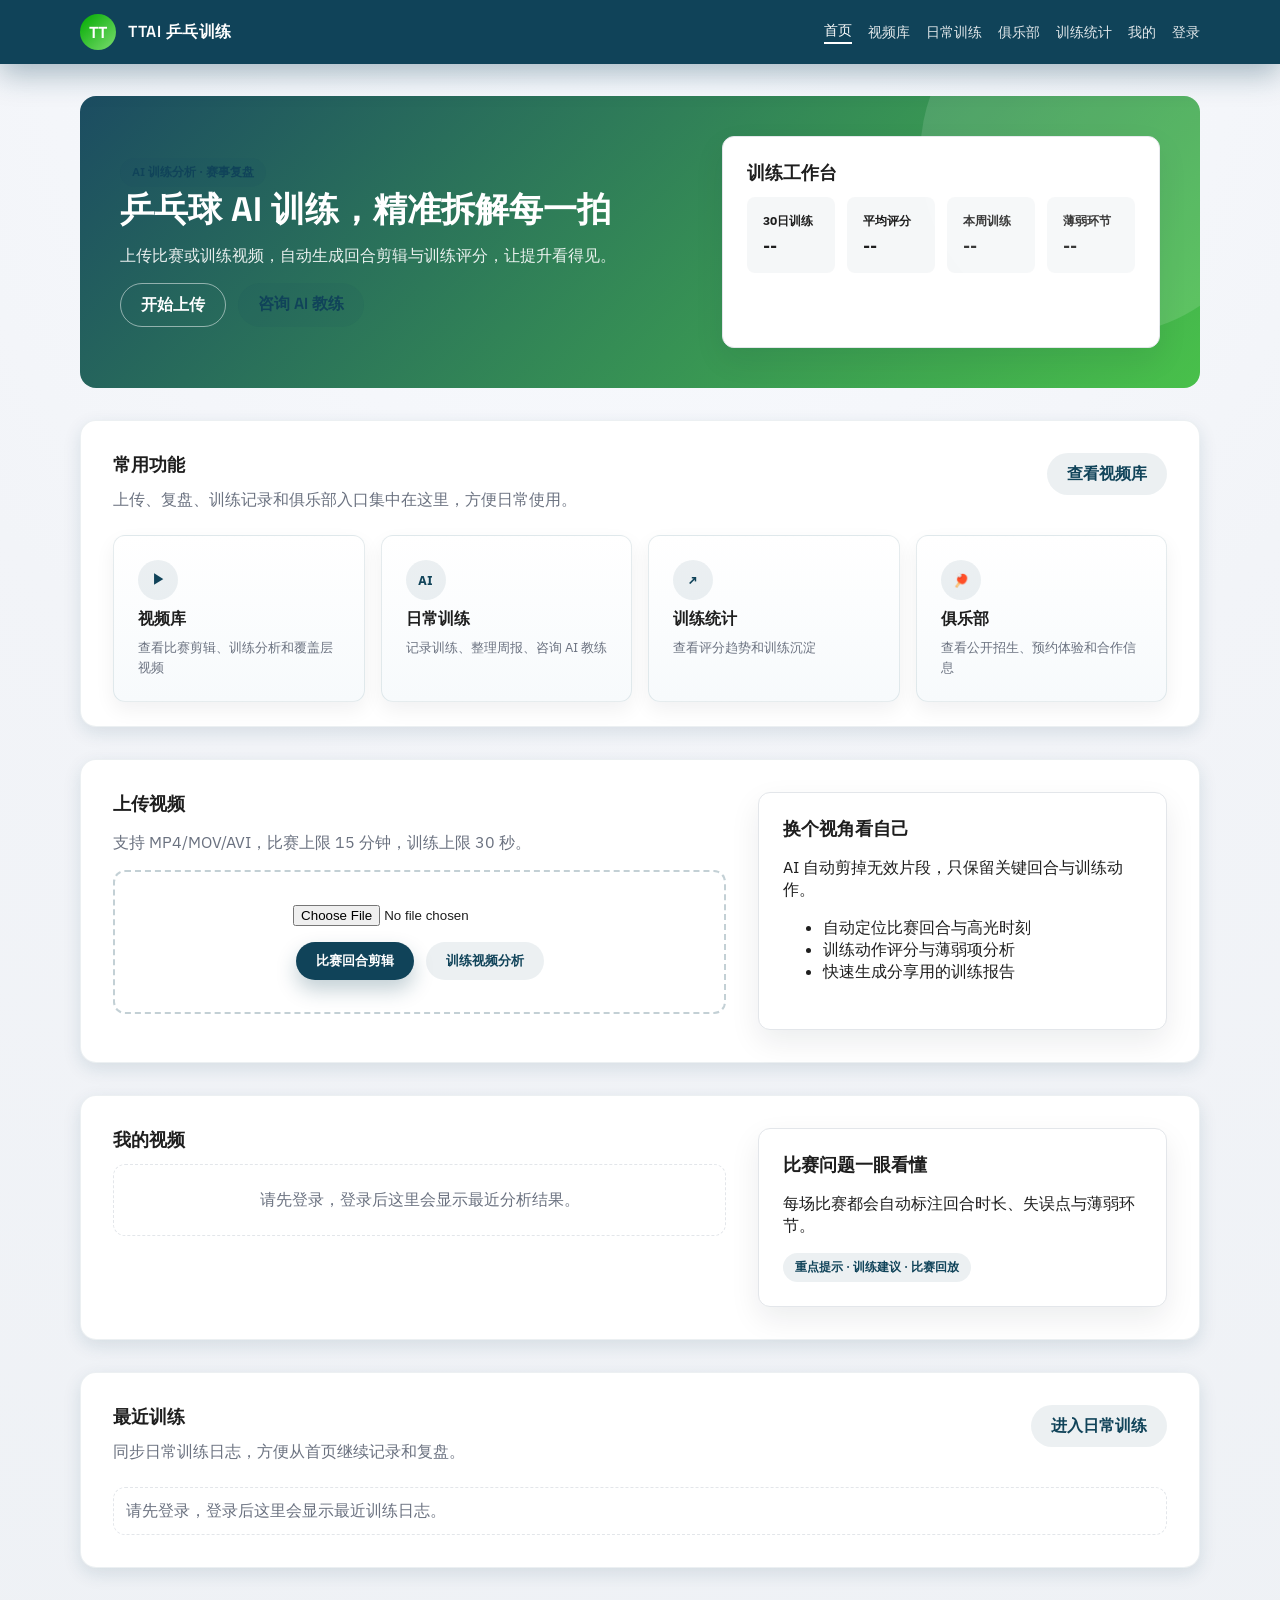
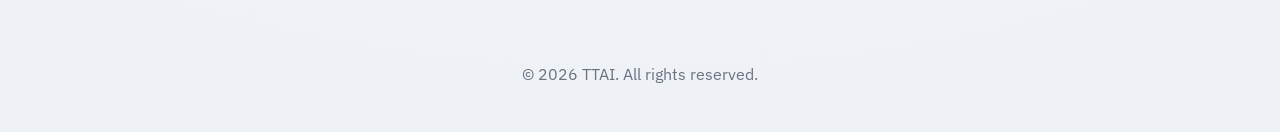
<file: frontend/index.html>
<!doctype html>
<html class="no-js" lang="zh-CN" dir="ltr">
  <head>
    <meta charset="utf-8">
    <meta http-equiv="X-UA-Compatible" content="IE=edge,chrome=1">
    <meta name="viewport" content="width=device-width,initial-scale=1">
    <meta name="theme-color" content="#104359">
    <title>TTAI 乒乓训练</title>
    <meta name="description" content="Table Tennis AI Training">
    <link rel="stylesheet" href="styles.css">
  </head>
  <body>
    <div class="app-shell">
      <header class="topbar">
        <div class="topbar-inner">
          <a class="brand" href="index.html">
            <span class="brand-mark">TT</span>
            <span>TTAI 乒乓训练</span>
          </a>
          <nav class="nav-links">
            <a class="active" href="index.html">首页</a>
            <a href="videos.html">视频库</a>
            <a href="tech.html">日常训练</a>
            <a href="training-enroll.html">俱乐部</a>
            <a href="stats.html">训练统计</a>
            <a href="my.html">我的</a>
            <a href="login.html" id="nav-login">登录</a>
            <div class="nav-user" id="nav-user" style="display: none;">
              <img class="nav-avatar" id="nav-avatar" alt="头像">
              <span class="nav-name" id="nav-name">已登录</span>
              <button class="nav-logout" id="nav-logout" type="button">退出</button>
            </div>
          </nav>
        </div>
      </header>

      <main class="main">
        <div class="container">
          <section class="hero">
            <div>
              <span class="pill">AI 训练分析 · 赛事复盘</span>
              <h1>乒乓球 AI 训练，精准拆解每一拍</h1>
              <p>上传比赛或训练视频，自动生成回合剪辑与训练评分，让提升看得见。</p>
              <div class="hero-actions">
                <a class="btn btn-ghost" href="#upload-video">开始上传</a>
                <a class="btn btn-secondary" href="tech.html">咨询 AI 教练</a>
              </div>
            </div>
            <div>
              <div class="card home-summary-card">
                <h3 class="card-title">训练工作台</h3>
                <div class="stat-grid">
                  <div class="stat-card">
                    <h4>30日训练</h4>
                    <p id="home-video-total">--</p>
                  </div>
                  <div class="stat-card">
                    <h4>平均评分</h4>
                    <p id="home-log-total">--</p>
                  </div>
                  <div class="stat-card">
                    <h4>本周训练</h4>
                    <p id="home-latest-mode">--</p>
                  </div>
                  <div class="stat-card">
                    <h4>薄弱环节</h4>
                    <p id="home-latest-log">--</p>
                  </div>
                </div>
                <p class="muted" id="home-summary-note">登录后自动加载训练统计、最近视频和训练记录。</p>
              </div>
            </div>
          </section>

          <section class="section quick-entry-section">
            <div class="section-header">
              <div>
                <h2 class="card-title">常用功能</h2>
                <p class="muted">上传、复盘、训练记录和俱乐部入口集中在这里，方便日常使用。</p>
              </div>
              <a class="btn btn-secondary" href="videos.html">查看视频库</a>
            </div>
            <div class="quick-entry-grid">
              <a class="quick-entry-card" href="videos.html">
                <span class="quick-entry-icon">▶</span>
                <strong>视频库</strong>
                <span>查看比赛剪辑、训练分析和覆盖层视频</span>
              </a>
              <a class="quick-entry-card" href="tech.html">
                <span class="quick-entry-icon">AI</span>
                <strong>日常训练</strong>
                <span>记录训练、整理周报、咨询 AI 教练</span>
              </a>
              <a class="quick-entry-card" href="stats.html">
                <span class="quick-entry-icon">↗</span>
                <strong>训练统计</strong>
                <span>查看评分趋势和训练沉淀</span>
              </a>
              <a class="quick-entry-card" href="training-enroll.html">
                <span class="quick-entry-icon">🏓</span>
                <strong>俱乐部</strong>
                <span>查看公开招生、预约体验和合作信息</span>
              </a>
            </div>
          </section>

          <section class="section" id="upload-video">
            <div class="grid-2">
              <div>
                <h2 class="card-title">上传视频</h2>
                <p class="muted">支持 MP4/MOV/AVI，比赛上限 <span id="match-duration-limit">15 分钟</span>，训练上限 30 秒。</p>
                <form id="uploadForm">
                  <div class="upload-box">
                    <input type="file" name="file" accept="video/*">
                    <div class="upload-actions">
                      <button type="button" class="btn btn-primary" id="matchClipButton">比赛回合剪辑</button>
                      <button type="button" class="btn btn-secondary" id="trainingAnalysisButton">训练视频分析</button>
                    </div>
                  </div>
                </form>
                <div id="uploadQueue" class="task-container"></div>
                <div id="status"></div>
              </div>
              <div class="card">
                <h3 class="card-title">换个视角看自己</h3>
                <p>AI 自动剪掉无效片段，只保留关键回合与训练动作。</p>
                <ul>
                  <li>自动定位比赛回合与高光时刻</li>
                  <li>训练动作评分与薄弱项分析</li>
                  <li>快速生成分享用的训练报告</li>
                </ul>
              </div>
            </div>
          </section>

          <section class="section" id="my-videos">
            <div class="grid-2">
              <div>
                <h2 class="card-title">我的视频</h2>
                <ul id="video-list"></ul>
                <div class="empty-state">暂无视频记录，上传第一个视频即可在这里看到分析结果。</div>
              </div>
              <div class="card">
                <h3 class="card-title">比赛问题一眼看懂</h3>
                <p>每场比赛都会自动标注回合时长、失误点与薄弱环节。</p>
                <div class="pill">重点提示 · 训练建议 · 比赛回放</div>
              </div>
            </div>
          </section>

          <section class="section" id="recent-training">
            <div class="section-header">
              <div>
                <h2 class="card-title">最近训练</h2>
                <p class="muted">同步日常训练日志，方便从首页继续记录和复盘。</p>
              </div>
              <a class="btn btn-secondary" href="tech.html">进入日常训练</a>
            </div>
            <div class="recent-log-list" id="recent-training-list"></div>
            <div class="empty-state compact" id="recent-training-empty">暂无训练日志，去日常训练记录第一次训练。</div>
          </section>

          <section class="section club-home-summary" id="club-home-summary" hidden>
            <div class="section-header">
              <div>
                <h2 class="card-title" id="club-summary-title">俱乐部管理摘要</h2>
                <p class="muted" id="club-summary-subtitle">仅俱乐部管理员可见。</p>
              </div>
              <a class="btn btn-secondary" href="club-admin.html">进入俱乐部管理</a>
            </div>
            <div class="club-summary-grid">
              <div class="stat-card">
                <h4>待确认约课</h4>
                <p id="club-pending-bookings">--</p>
              </div>
              <div class="stat-card">
                <h4>待点名课次</h4>
                <p id="club-pending-attendance">--</p>
              </div>
              <div class="stat-card">
                <h4>新线索</h4>
                <p id="club-new-leads">--</p>
              </div>
              <div class="stat-card">
                <h4>低课时/到期</h4>
                <p id="club-pending-expiry">--</p>
              </div>
            </div>
          </section>
        </div>
      </main>

      <footer>
        <p>&copy; <span id="year"></span> TTAI. All rights reserved.</p>
      </footer>
    </div>

    <script src="lib/spark-md5.min.js"></script>
    <script src="config.js"></script>
    <script src="nav-auth.js"></script>
    <script src="script.js"></script>
    <script>
      document.getElementById('year').textContent = new Date().getFullYear();
    </script>
  </body>
</html>
</file>
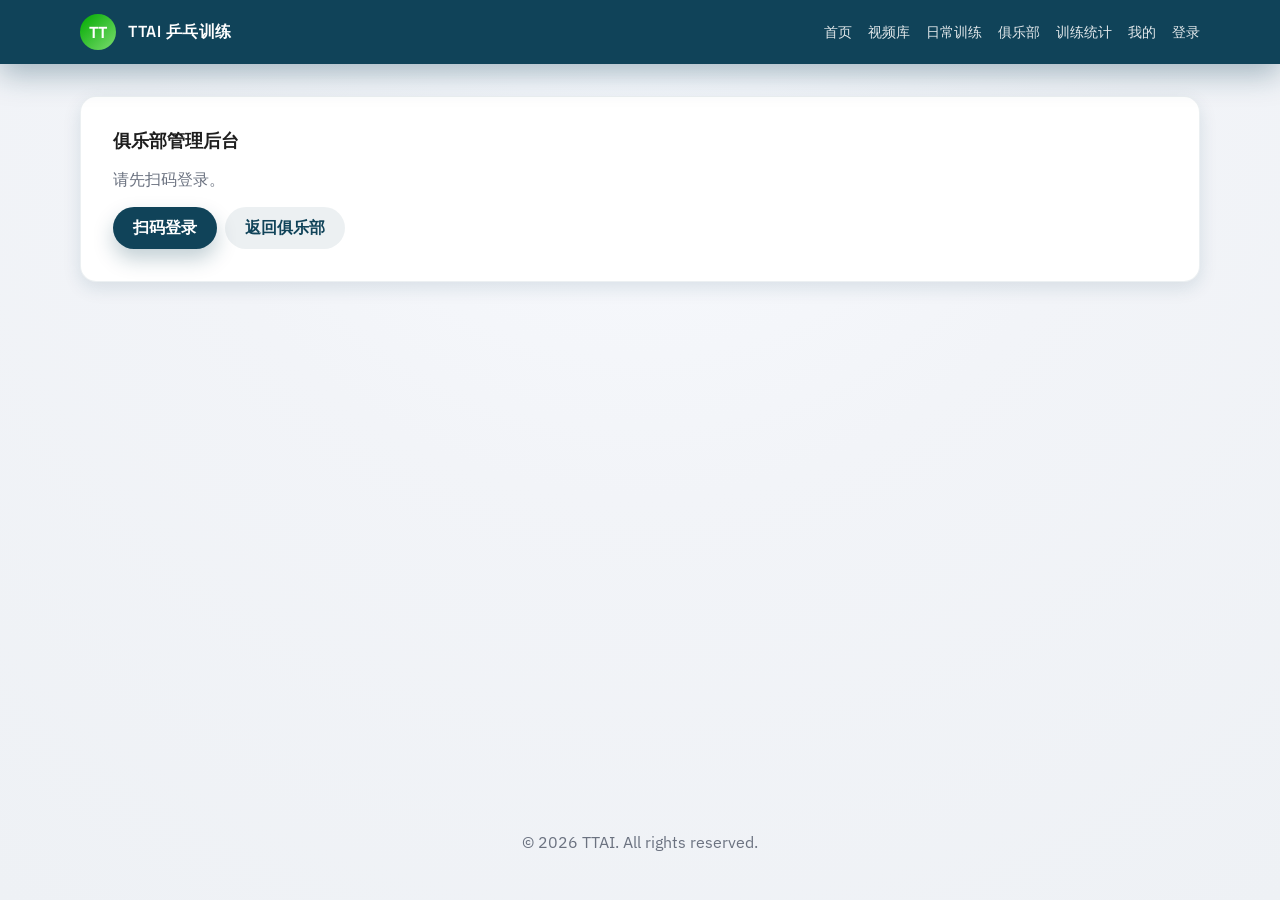
<file: frontend/club-admin.html>
<!doctype html>
<html lang="zh-CN">
  <head>
    <meta charset="utf-8">
    <meta name="viewport" content="width=device-width,initial-scale=1">
    <title>俱乐部管理 - TTAI</title>
    <link rel="stylesheet" href="styles.css">
  </head>
  <body>
    <div class="app-shell">
      <header class="topbar">
        <div class="topbar-inner">
          <a class="brand" href="index.html">
            <span class="brand-mark">TT</span>
            <span>TTAI 乒乓训练</span>
          </a>
          <nav class="nav-links">
            <a href="index.html">首页</a>
            <a href="videos.html">视频库</a>
            <a href="tech.html">日常训练</a>
            <a href="training-enroll.html">俱乐部</a>
            <a href="stats.html">训练统计</a>
            <a href="my.html">我的</a>
            <a href="login.html" id="nav-login">登录</a>
            <div class="nav-user" id="nav-user" style="display: none;">
              <img class="nav-avatar" id="nav-avatar" alt="头像">
              <span class="nav-name" id="nav-name">已登录</span>
              <button class="nav-logout" id="nav-logout" type="button">退出</button>
            </div>
          </nav>
        </div>
      </header>

      <main class="main">
        <div class="container">
          <section class="section" id="admin-locked">
            <h2 class="card-title">俱乐部管理后台</h2>
            <p class="muted" id="admin-locked-text">正在检查管理员权限...</p>
            <div class="club-actions">
              <a class="btn btn-primary" href="login.html?redirect=club-admin.html">扫码登录</a>
              <a class="btn btn-secondary" href="training-enroll.html">返回俱乐部</a>
            </div>
          </section>

          <div id="admin-dashboard" style="display: none;">
            <section class="section">
              <div class="detail-header">
                <div>
                  <h2 class="card-title" id="admin-club-name">俱乐部管理后台</h2>
                  <p class="muted" id="admin-meta">正在加载真实运营数据。</p>
                </div>
                <div class="club-actions">
                  <select class="filter-select" id="admin-club-select" style="display: none;"></select>
                  <a class="btn btn-secondary" href="training-enroll.html">返回俱乐部入口</a>
                </div>
              </div>
              <div class="stat-grid" id="admin-overview"></div>
            </section>

            <section class="section" id="edu-admin-section">
              <div class="detail-header">
                <div>
                  <h3 class="card-title">管理功能</h3>
                </div>
                <div class="club-actions">
                  <select class="filter-select" id="edu-branch-filter"></select>
                  <button class="btn btn-secondary" type="button" id="edu-refresh">刷新</button>
                </div>
              </div>
              <div class="edu-tabs" id="edu-tabs">
                <button class="edu-tab active" type="button" data-edu-tab="courses">课程管理</button>
                <button class="edu-tab" type="button" data-edu-tab="students">学员管理</button>
                <button class="edu-tab" type="button" data-edu-tab="teachers">教练管理</button>
                <button class="edu-tab" type="button" data-edu-tab="classes">班级管理</button>
                <button class="edu-tab" type="button" data-edu-tab="sessions">排课管理</button>
                <button class="edu-tab" type="button" data-edu-tab="attendance">点名/课时账本</button>
                <button class="edu-tab" type="button" data-edu-tab="reports">报表管理</button>
              </div>
              <div class="edu-panel" id="edu-panel">
                <div class="empty-state compact">正在加载教务数据...</div>
              </div>
            </section>

            <details class="section admin-overview-drawer">
              <summary>
                <span class="admin-overview-summary-main">
                  <span>运营概况</span>
                  <small>会员训练、招生线索和训练动态</small>
                </span>
                <span class="admin-overview-toggle">
                  <span class="when-closed">展开</span>
                  <span class="when-open">收起</span>
                </span>
              </summary>
              <div class="admin-overview-body">
                <div class="grid-2">
                  <div>
                    <h3 class="card-title">招生线索漏斗</h3>
                    <div class="stack-list" id="lead-funnel"></div>
                  </div>
                  <div>
                    <h3 class="card-title">常见训练弱项</h3>
                    <div class="stack-list" id="weakness-list"></div>
                  </div>
                </div>

                <div>
                  <div class="detail-header">
                    <div>
                      <h3 class="card-title">会员训练概览</h3>
                      <p class="muted">只展示已授权会员的训练摘要；视频原文件权限待后端确认。</p>
                    </div>
                  </div>
                  <div class="admin-table-wrap">
                    <table class="admin-table">
                      <thead>
                        <tr>
                          <th>会员</th>
                          <th>分组</th>
                          <th>最近训练</th>
                          <th>AI 分析</th>
                          <th>主要弱项</th>
                          <th>授权</th>
                          <th>评分</th>
                          <th>操作</th>
                        </tr>
                      </thead>
                      <tbody id="member-table"></tbody>
                    </table>
                  </div>
                  <div class="detail-panel" id="member-detail" style="display: none;"></div>
                </div>

                <div id="branch-qrcode-section">
                  <div class="detail-header">
                    <div>
                      <h3 class="card-title">分店二维码</h3>
                      <p class="muted">生成各分店体验二维码，打印贴在墙上，客户扫码即可预约体验。</p>
                    </div>
                  </div>
                  <div id="branch-qr-list"></div>
                  <div id="branch-qr-preview" class="qr-preview-overlay" style="display: none;">
                    <div class="qr-preview-card">
                      <div class="qr-preview-header">
                        <strong id="qr-preview-title">分店二维码</strong>
                        <button type="button" class="qr-preview-close" id="qr-preview-close">&times;</button>
                      </div>
                      <div class="qr-preview-body">
                        <img id="qr-preview-img" alt="QR Code" style="max-width: 260px; display: block; margin: 0 auto;" />
                        <p id="qr-preview-addr" class="muted" style="margin-top: 12px; text-align: center;"></p>
                      </div>
                      <div class="qr-preview-actions">
                        <button type="button" class="btn btn-secondary" id="qr-preview-download">下载海报</button>
                        <button type="button" class="btn btn-secondary" id="qr-preview-close-btn">关闭</button>
                      </div>
                    </div>
                  </div>
                </div>

                <div class="grid-2">
                  <div>
                    <h3 class="card-title">最新线索</h3>
                    <div class="stack-list" id="lead-list"></div>
                  </div>
                  <div>
                    <h3 class="card-title">训练动态</h3>
                    <div class="stack-list" id="activity-list"></div>
                  </div>
                </div>
              </div>
            </details>
          </div>
        </div>
      </main>

      <footer>
        <p>&copy; <span id="year"></span> TTAI. All rights reserved.</p>
      </footer>
    </div>
    <script src="config.js"></script>
    <script src="nav-auth.js"></script>
    <script src="club-data.js"></script>
    <script src="club-admin.js"></script>
    <script>
      document.getElementById('year').textContent = new Date().getFullYear();
    </script>
  </body>
</html>
</file>
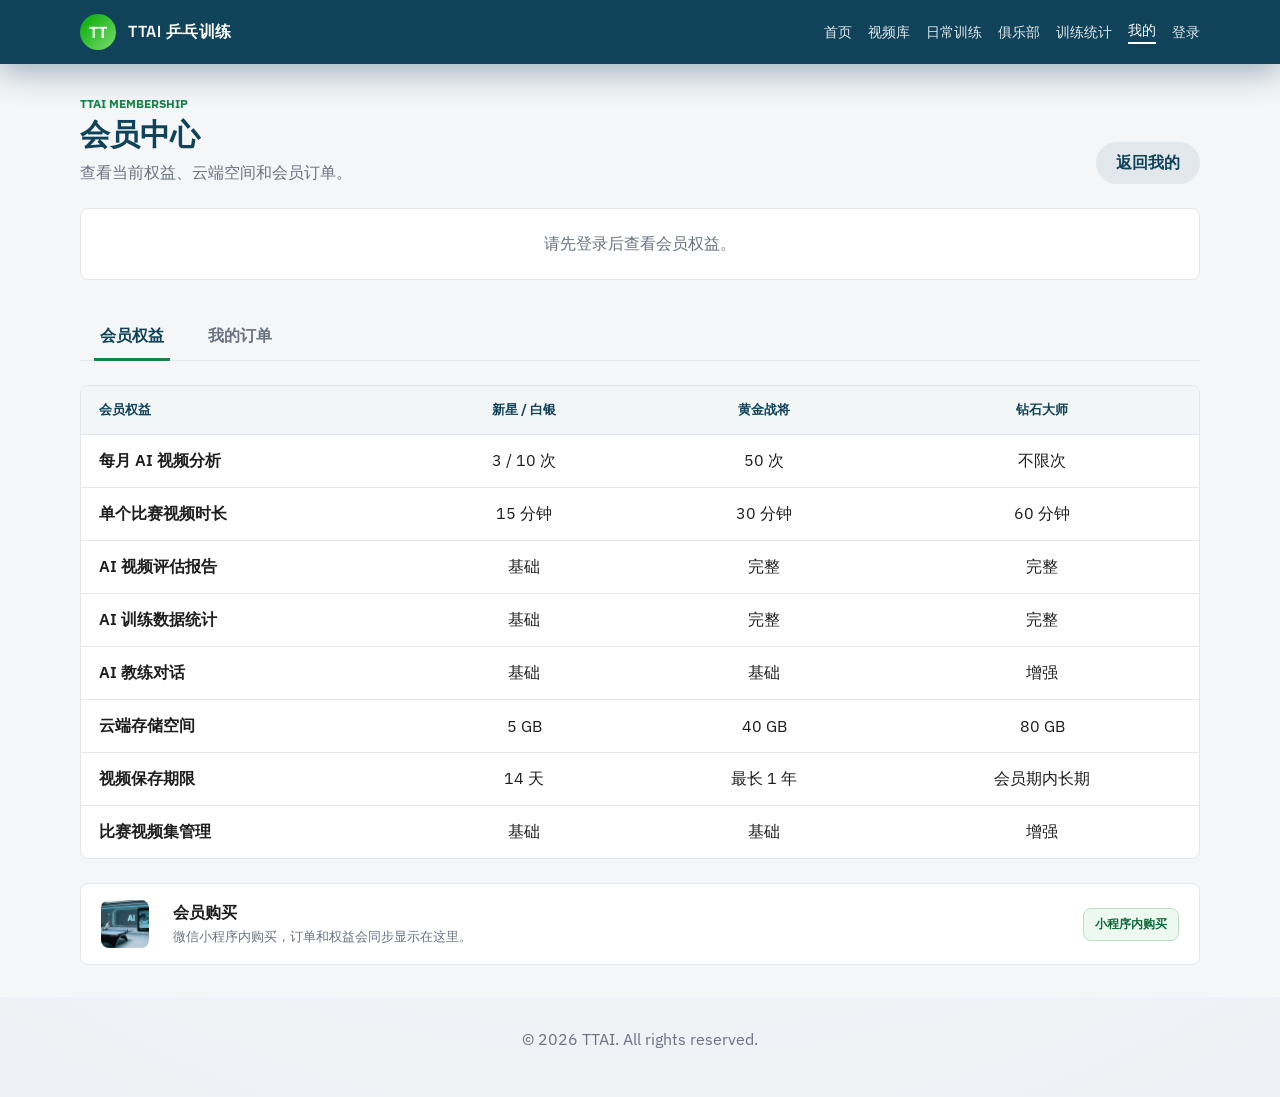
<file: frontend/membership.html>
<!doctype html>
<html lang="zh-CN">
  <head>
    <meta charset="utf-8">
    <meta name="viewport" content="width=device-width,initial-scale=1">
    <title>会员中心 - TTAI</title>
    <link rel="stylesheet" href="styles.css">
  </head>
  <body>
    <div class="app-shell">
      <header class="topbar">
        <div class="topbar-inner">
          <a class="brand" href="index.html">
            <span class="brand-mark">TT</span>
            <span>TTAI 乒乓训练</span>
          </a>
          <nav class="nav-links">
            <a href="index.html">首页</a>
            <a href="videos.html">视频库</a>
            <a href="tech.html">日常训练</a>
            <a href="training-enroll.html">俱乐部</a>
            <a href="stats.html">训练统计</a>
            <a class="active" href="my.html">我的</a>
            <a href="login.html" id="nav-login">登录</a>
            <div class="nav-user" id="nav-user" style="display: none;">
              <img class="nav-avatar" id="nav-avatar" alt="头像">
              <span class="nav-name" id="nav-name">已登录</span>
              <button class="nav-logout" id="nav-logout" type="button">退出</button>
            </div>
          </nav>
        </div>
      </header>

      <main class="main membership-page">
        <div class="container">
          <section class="membership-page-heading">
            <div>
              <p class="membership-eyebrow">TTAI MEMBERSHIP</p>
              <h1>会员中心</h1>
              <p class="muted">查看当前权益、云端空间和会员订单。</p>
            </div>
            <a class="btn btn-secondary" href="my.html">返回我的</a>
          </section>

          <div class="empty-state membership-page-state" id="membership-state">正在加载会员信息...</div>

          <section class="membership-overview" id="membership-overview" hidden>
            <div class="membership-overview-item">
              <span>当前等级</span>
              <strong id="overview-tier">--</strong>
              <small id="overview-expiry">--</small>
            </div>
            <div class="membership-overview-item">
              <span>本月 AI 分析</span>
              <strong id="overview-analysis">--</strong>
              <small id="overview-analysis-note">--</small>
            </div>
            <div class="membership-overview-item storage">
              <div class="membership-overview-storage-head">
                <span>云端空间</span>
                <strong id="overview-storage">--</strong>
              </div>
              <div class="membership-meter-track" aria-hidden="true">
                <span class="membership-meter-fill storage" id="overview-storage-meter"></span>
              </div>
              <small id="overview-storage-note">--</small>
            </div>
            <a class="btn btn-secondary" href="videos.html">管理视频</a>
          </section>

          <div class="membership-tabs" role="tablist" aria-label="会员中心视图">
            <button class="membership-tab active" type="button" data-membership-tab="benefits" role="tab" aria-selected="true">会员权益</button>
            <button class="membership-tab" type="button" data-membership-tab="orders" role="tab" aria-selected="false">我的订单</button>
          </div>

          <section class="membership-panel" id="membership-benefits" data-membership-panel="benefits">
            <div class="membership-table-wrap">
              <table class="membership-benefit-table">
                <thead>
                  <tr>
                    <th>会员权益</th>
                    <th>新星 / 白银</th>
                    <th>黄金战将</th>
                    <th>钻石大师</th>
                  </tr>
                </thead>
                <tbody>
                  <tr><td>每月 AI 视频分析</td><td>3 / 10 次</td><td>50 次</td><td>不限次</td></tr>
                  <tr><td>单个比赛视频时长</td><td>15 分钟</td><td>30 分钟</td><td>60 分钟</td></tr>
                  <tr><td>AI 视频评估报告</td><td>基础</td><td>完整</td><td>完整</td></tr>
                  <tr><td>AI 训练数据统计</td><td>基础</td><td>完整</td><td>完整</td></tr>
                  <tr><td>AI 教练对话</td><td>基础</td><td>基础</td><td>增强</td></tr>
                  <tr><td>云端存储空间</td><td>5 GB</td><td>40 GB</td><td>80 GB</td></tr>
                  <tr><td>视频保存期限</td><td>14 天</td><td>最长 1 年</td><td>会员期内长期</td></tr>
                  <tr><td>比赛视频集管理</td><td>基础</td><td>基础</td><td>增强</td></tr>
                </tbody>
              </table>
            </div>

            <div class="membership-purchase-strip">
              <img src="images/virtual-membership.png" alt="TTAI 会员">
              <div>
                <strong>会员购买</strong>
                <p>微信小程序内购买，订单和权益会同步显示在这里。</p>
              </div>
              <span class="membership-channel-tag">小程序内购买</span>
            </div>
          </section>

          <section class="membership-panel" id="membership-orders" data-membership-panel="orders" hidden>
            <div class="membership-order-toolbar">
              <div class="membership-order-filters" role="group" aria-label="订单状态">
                <button class="active" type="button" data-order-status="">全部</button>
                <button type="button" data-order-status="paid">已支付</button>
                <button type="button" data-order-status="pending">待支付</button>
                <button type="button" data-order-status="closed">已关闭</button>
                <button type="button" data-order-status="refunded">已退款</button>
              </div>
              <button class="btn btn-secondary" id="refresh-orders" type="button">刷新</button>
            </div>
            <div class="membership-order-list" id="membership-order-list"></div>
            <div class="empty-state" id="membership-order-empty">暂无订单。</div>
          </section>
        </div>
      </main>

      <footer>
        <p>&copy; <span id="year"></span> TTAI. All rights reserved.</p>
      </footer>
    </div>
    <script src="config.js"></script>
    <script src="nav-auth.js"></script>
    <script src="membership.js"></script>
    <script>
      document.getElementById('year').textContent = new Date().getFullYear();
    </script>
  </body>
</html>
</file>
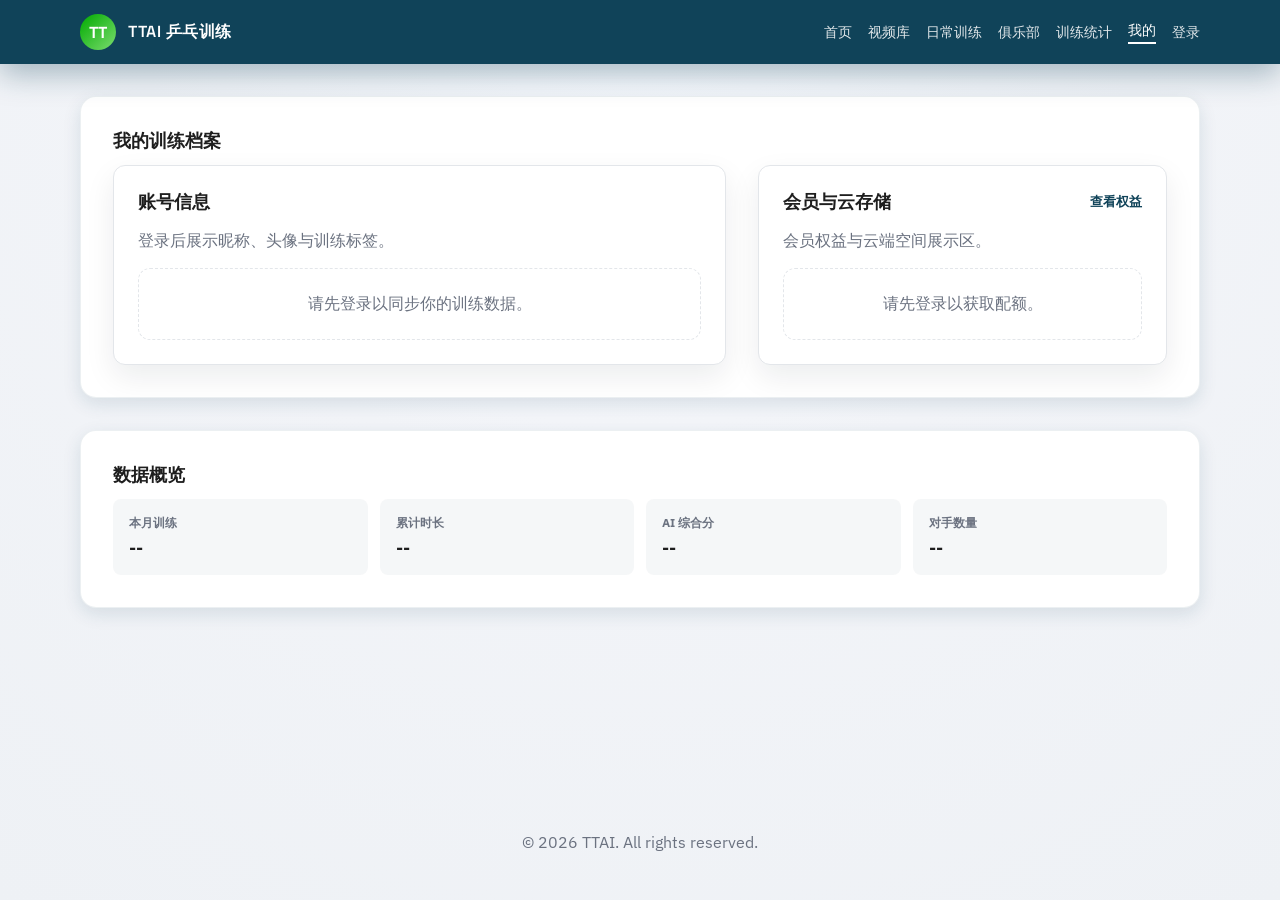
<file: frontend/my.html>
<!doctype html>
<html lang="zh-CN">
  <head>
    <meta charset="utf-8">
    <meta name="viewport" content="width=device-width,initial-scale=1">
    <title>我的 - TTAI</title>
    <link rel="stylesheet" href="styles.css">
  </head>
  <body>
    <div class="app-shell">
      <header class="topbar">
        <div class="topbar-inner">
          <a class="brand" href="index.html">
            <span class="brand-mark">TT</span>
            <span>TTAI 乒乓训练</span>
          </a>
          <nav class="nav-links">
            <a href="index.html">首页</a>
            <a href="videos.html">视频库</a>
            <a href="tech.html">日常训练</a>
            <a href="training-enroll.html">俱乐部</a>
            <a href="stats.html">训练统计</a>
            <a class="active" href="my.html">我的</a>
            <a href="login.html" id="nav-login">登录</a>
            <div class="nav-user" id="nav-user" style="display: none;">
              <img class="nav-avatar" id="nav-avatar" alt="头像">
              <span class="nav-name" id="nav-name">已登录</span>
              <button class="nav-logout" id="nav-logout" type="button">退出</button>
            </div>
          </nav>
        </div>
      </header>

      <main class="main">
        <div class="container">
          <section class="section">
            <h2 class="card-title">我的训练档案</h2>
            <div class="grid-2">
              <div class="card">
                <h3 class="card-title">账号信息</h3>
                <p class="muted" id="profile-name">登录后展示昵称、头像与训练标签。</p>
                <div class="profile-summary" id="profile-summary" style="display: none;">
                  <img id="profile-avatar" class="profile-avatar" alt="头像" />
                  <div>
                    <p class="profile-nickname" id="profile-nickname"></p>
                    <div class="tag-list" id="profile-tags"></div>
                  </div>
                </div>
                <div class="empty-state" id="profile-empty">请先登录以同步你的训练数据。</div>
              </div>
              <div class="card membership-summary-card">
                <div class="card-heading-row">
                  <h3 class="card-title">会员与云存储</h3>
                  <a class="text-link" href="membership.html">查看权益</a>
                </div>
                <p class="muted" id="quota-info">会员权益与云端空间展示区。</p>
                <div class="membership-summary" id="membership-summary" hidden>
                  <div class="membership-summary-head">
                    <div>
                      <span class="membership-tier" id="membership-tier">--</span>
                      <p class="membership-expiry" id="membership-expiry">--</p>
                    </div>
                    <a class="btn btn-secondary membership-summary-action" href="membership.html">会员中心</a>
                  </div>
                  <div class="membership-meter-row">
                    <div class="membership-meter-label">
                      <span>本月 AI 分析</span>
                      <strong id="analysis-usage">--</strong>
                    </div>
                    <div class="membership-meter-track" aria-hidden="true">
                      <span class="membership-meter-fill" id="analysis-meter"></span>
                    </div>
                  </div>
                  <div class="membership-meter-row" id="storage-meter-row" hidden>
                    <div class="membership-meter-label">
                      <span>云端空间</span>
                      <strong id="storage-usage">--</strong>
                    </div>
                    <div class="membership-meter-track" aria-hidden="true">
                      <span class="membership-meter-fill storage" id="storage-meter"></span>
                    </div>
                    <p class="membership-storage-status" id="storage-status"></p>
                  </div>
                  <div class="membership-summary-links">
                    <a href="membership.html#orders">我的订单</a>
                    <a href="videos.html">管理视频</a>
                  </div>
                </div>
                <div class="empty-state" id="quota-empty">暂无配额数据。</div>
              </div>
            </div>
          </section>

          <section class="section">
            <h3 class="card-title">数据概览</h3>
            <div class="stat-grid">
              <div class="stat-card">
                <h4>本月训练</h4>
                <p id="stat-days">--</p>
              </div>
              <div class="stat-card">
                <h4>累计时长</h4>
                <p id="stat-hours">--</p>
              </div>
              <div class="stat-card">
                <h4>AI 综合分</h4>
                <p id="stat-score">--</p>
              </div>
              <div class="stat-card">
                <h4>对手数量</h4>
                <p id="stat-opponents">--</p>
              </div>
            </div>
          </section>
        </div>
      </main>

      <footer>
        <p>&copy; <span id="year"></span> TTAI. All rights reserved.</p>
      </footer>
    </div>
    <script src="config.js"></script>
    <script src="nav-auth.js"></script>
    <script src="my.js"></script>
    <script>
      document.getElementById('year').textContent = new Date().getFullYear();
    </script>
  </body>
</html>
</file>
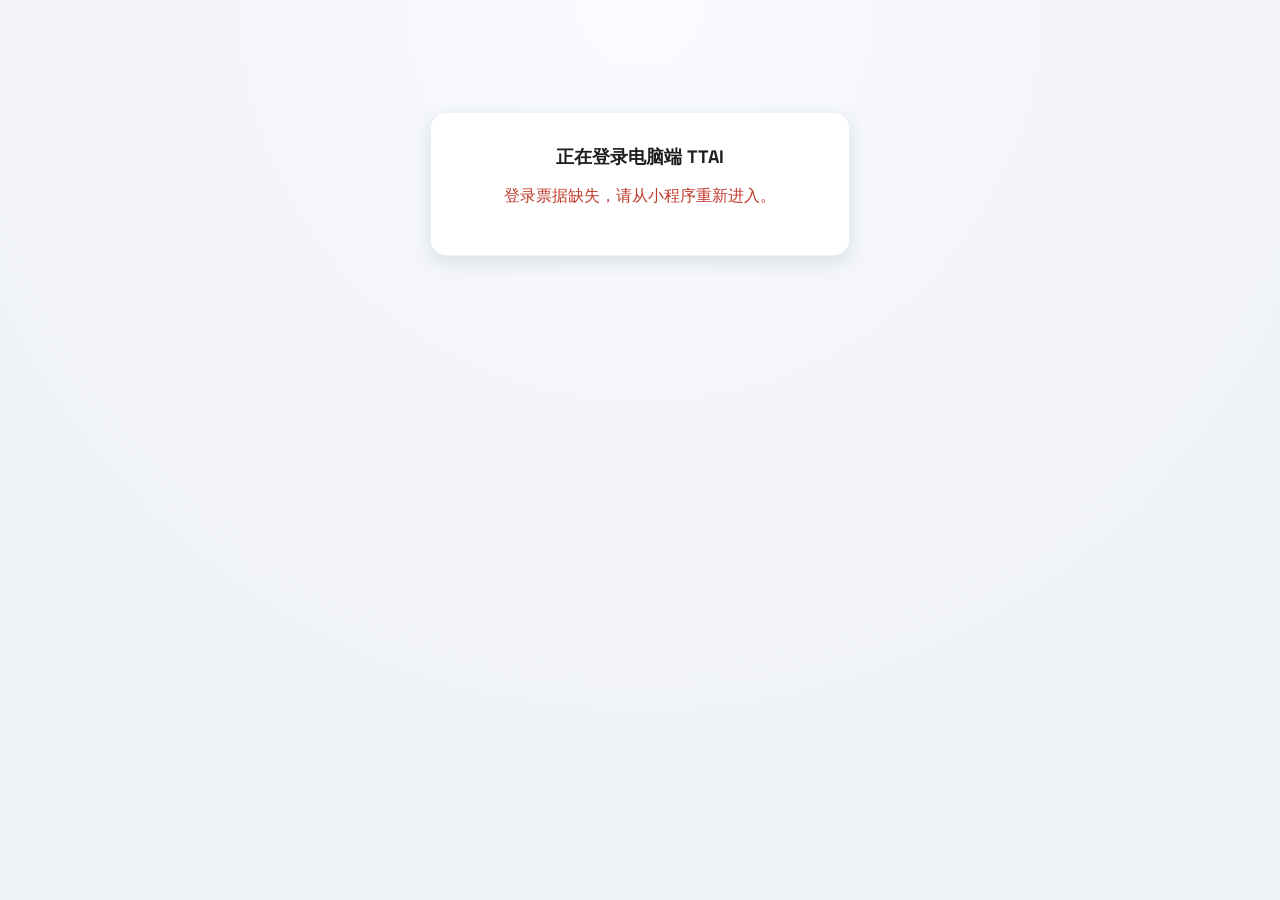
<file: frontend/sso.html>
<!doctype html>
<html lang="zh-CN">
  <head>
    <meta charset="UTF-8">
    <meta name="viewport" content="width=device-width, initial-scale=1">
    <title>电脑端 TTAI 登录中</title>
    <link rel="stylesheet" href="styles.css">
  </head>
  <body>
    <div class="app-shell">
      <main class="main">
        <div class="container">
          <section class="section" style="max-width: 420px; margin: 80px auto; text-align: center;">
            <h2 class="card-title" id="sso-title">正在登录电脑端 TTAI</h2>
            <p class="muted" id="sso-status">正在安全同步小程序登录状态，请稍候...</p>
          </section>
        </div>
      </main>
    </div>
    <script src="sso.js"></script>
  </body>
</html>
</file>
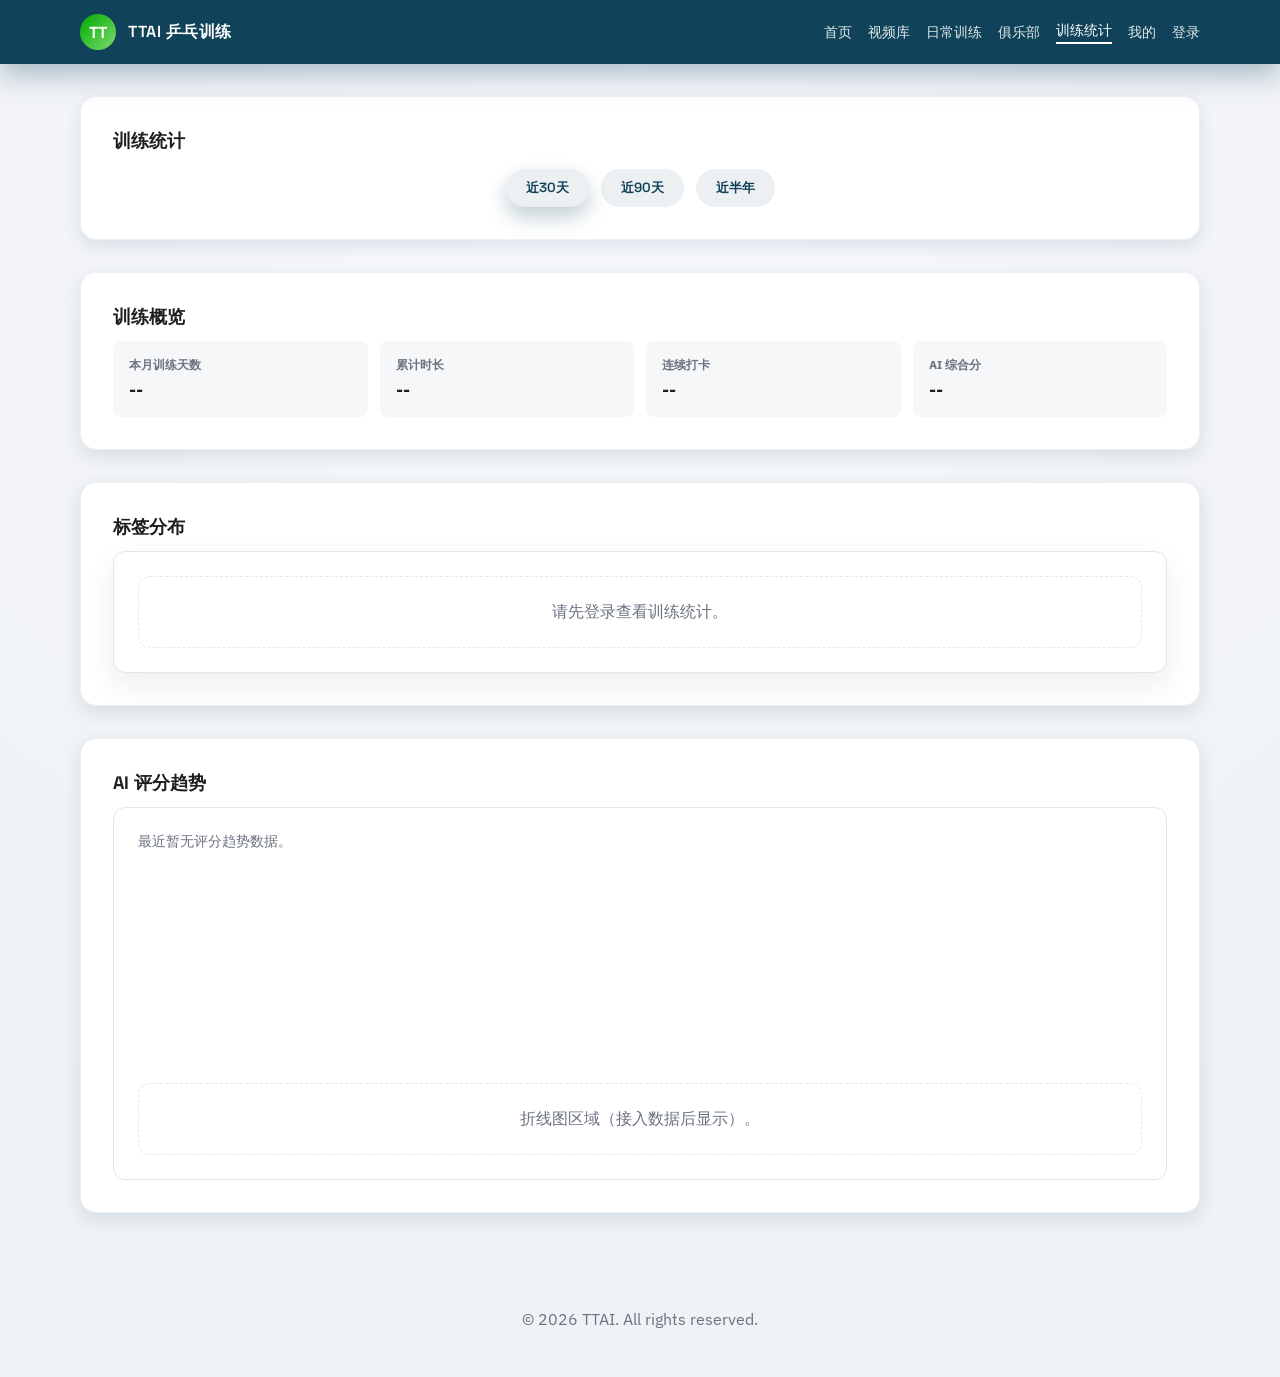
<file: frontend/stats.html>
<!doctype html>
<html lang="zh-CN">
  <head>
    <meta charset="utf-8">
    <meta name="viewport" content="width=device-width,initial-scale=1">
    <title>训练统计 - TTAI</title>
    <link rel="stylesheet" href="styles.css">
  </head>
  <body>
    <div class="app-shell">
      <header class="topbar">
        <div class="topbar-inner">
          <a class="brand" href="index.html">
            <span class="brand-mark">TT</span>
            <span>TTAI 乒乓训练</span>
          </a>
          <nav class="nav-links">
            <a href="index.html">首页</a>
            <a href="videos.html">视频库</a>
            <a href="tech.html">日常训练</a>
            <a href="training-enroll.html">俱乐部</a>
            <a class="active" href="stats.html">训练统计</a>
            <a href="my.html">我的</a>
            <a href="login.html" id="nav-login">登录</a>
            <div class="nav-user" id="nav-user" style="display: none;">
              <img class="nav-avatar" id="nav-avatar" alt="头像">
              <span class="nav-name" id="nav-name">已登录</span>
              <button class="nav-logout" id="nav-logout" type="button">退出</button>
            </div>
          </nav>
        </div>
      </header>

      <main class="main">
        <div class="container">
          <section class="section">
            <h2 class="card-title">训练统计</h2>
            <div class="upload-actions">
              <button class="btn btn-secondary btn-primary" type="button" data-days="30">近30天</button>
              <button class="btn btn-secondary" type="button" data-days="90">近90天</button>
              <button class="btn btn-secondary" type="button" data-days="180">近半年</button>
            </div>
          </section>

          <section class="section">
            <h3 class="card-title">训练概览</h3>
            <div class="stat-grid">
              <div class="stat-card">
                <h4>本月训练天数</h4>
                <p id="stat-days">--</p>
              </div>
              <div class="stat-card">
                <h4>累计时长</h4>
                <p id="stat-hours">--</p>
              </div>
              <div class="stat-card">
                <h4>连续打卡</h4>
                <p id="stat-streak">--</p>
              </div>
              <div class="stat-card">
                <h4>AI 综合分</h4>
                <p id="stat-score">--</p>
              </div>
            </div>
          </section>

          <section class="section">
            <h3 class="card-title">标签分布</h3>
            <div class="card">
              <div id="tag-list" class="muted"></div>
              <div class="empty-state" id="tag-empty">标签分布将根据训练日志自动更新。</div>
            </div>
          </section>

          <section class="section">
            <h3 class="card-title">AI 评分趋势</h3>
            <div class="chart-card">
              <div class="trend-summary" id="trend-summary">最近暂无评分趋势数据。</div>
              <canvas id="score-canvas" class="chart-canvas"></canvas>
              <div class="empty-state" id="score-trend">折线图区域（接入数据后显示）。</div>
            </div>
          </section>
        </div>
      </main>

      <footer>
        <p>&copy; <span id="year"></span> TTAI. All rights reserved.</p>
      </footer>
    </div>
    <script src="config.js"></script>
    <script src="nav-auth.js"></script>
    <script src="stats.js"></script>
    <script>
      document.getElementById('year').textContent = new Date().getFullYear();
    </script>
  </body>
</html>
</file>
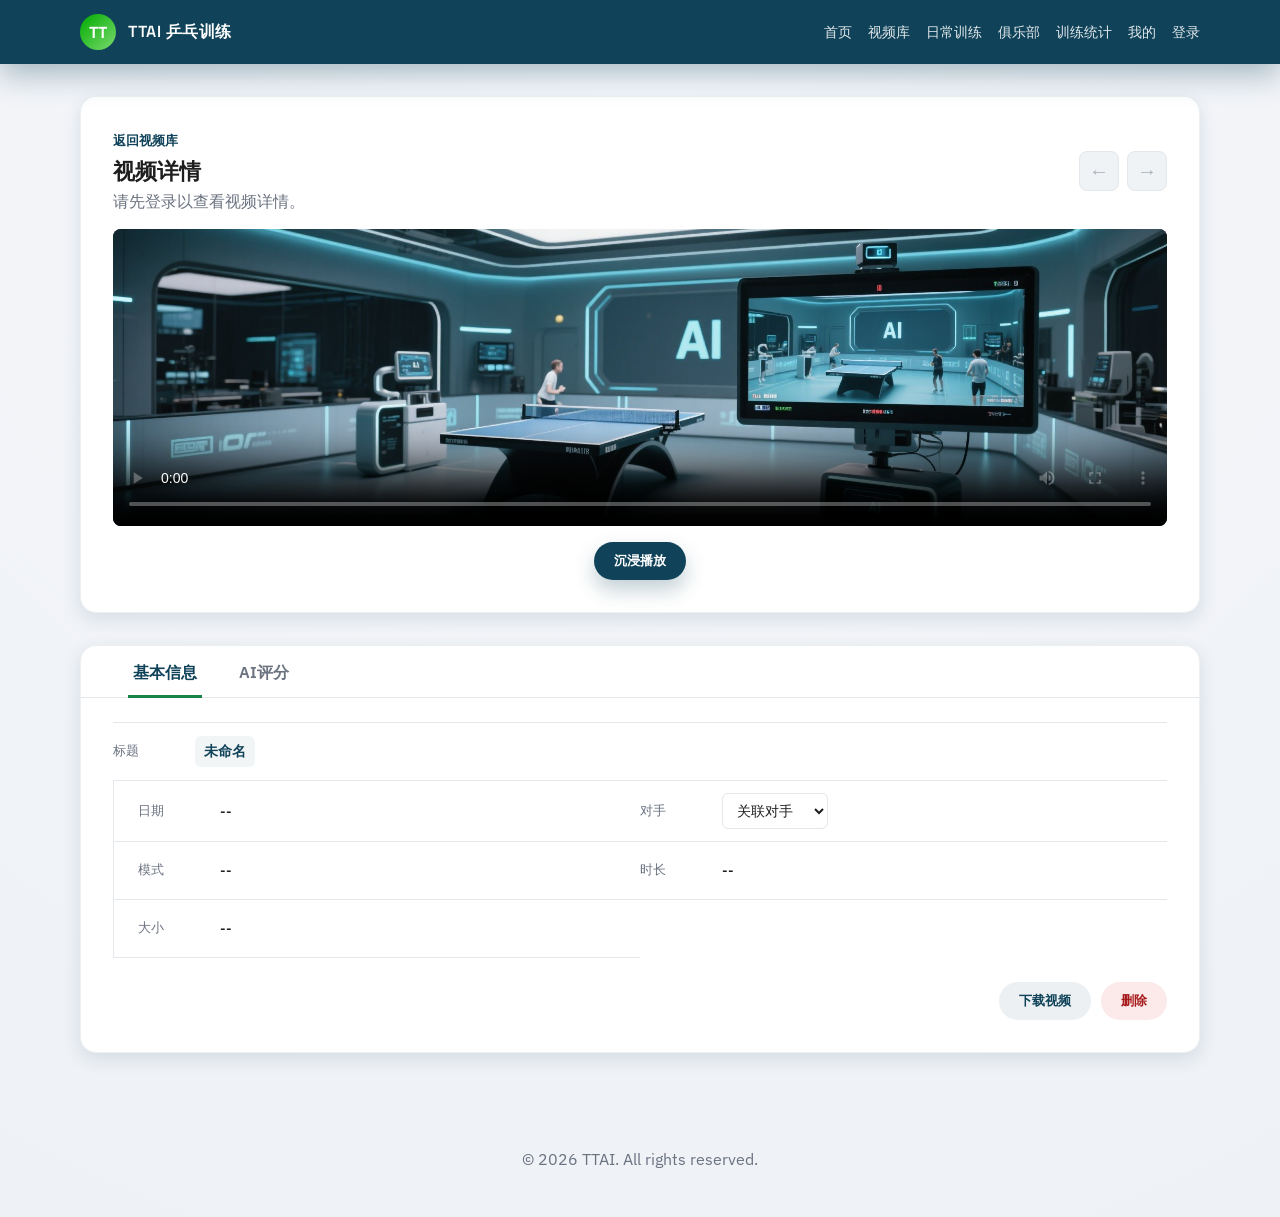
<file: frontend/video-detail.html>
<!doctype html>
<html lang="zh-CN">
  <head>
    <meta charset="utf-8">
    <meta name="viewport" content="width=device-width,initial-scale=1">
    <title>视频详情 - TTAI</title>
    <link rel="stylesheet" href="styles.css">
  </head>
  <body>
    <div class="app-shell">
      <header class="topbar">
        <div class="topbar-inner">
          <a class="brand" href="index.html">
            <span class="brand-mark">TT</span>
            <span>TTAI 乒乓训练</span>
          </a>
          <nav class="nav-links">
            <a href="index.html">首页</a>
            <a href="videos.html">视频库</a>
            <a href="tech.html">日常训练</a>
            <a href="training-enroll.html">俱乐部</a>
            <a href="stats.html">训练统计</a>
            <a href="my.html">我的</a>
            <a href="login.html" id="nav-login">登录</a>
            <div class="nav-user" id="nav-user" style="display: none;">
              <img class="nav-avatar" id="nav-avatar" alt="头像">
              <span class="nav-name" id="nav-name">已登录</span>
              <button class="nav-logout" id="nav-logout" type="button">退出</button>
            </div>
          </nav>
        </div>
      </header>

      <main class="main">
        <div class="container">
          <section class="section video-detail-player-section">
            <div class="video-detail-heading">
              <div>
                <a class="text-link" href="videos.html">返回视频库</a>
                <h2 class="card-title" id="video-title">视频详情</h2>
                <p class="muted" id="video-meta"></p>
              </div>
              <div class="video-detail-nav" aria-label="切换视频">
                <button type="button" id="previous-video" title="上一个视频" aria-label="上一个视频">←</button>
                <button type="button" id="next-video" title="下一个视频" aria-label="下一个视频">→</button>
              </div>
            </div>
            <div class="video-detail-player-wrap">
              <video controls width="100%" poster="images/main.png" id="video-player">
                <source src="" type="video/mp4">
              </video>
              <div class="video-expired-state" id="video-expired-state" hidden>
                <strong>视频已过期</strong>
                <span>AI 分析报告仍然保留</span>
              </div>
            </div>
            <div class="upload-actions detail-video-actions" id="playback-actions">
              <button class="btn btn-primary" type="button" id="btn-immersive">沉浸播放</button>
            </div>
          </section>

          <section class="section video-detail-info-section">
            <div class="video-detail-tabs" role="tablist" aria-label="视频信息">
              <button class="video-detail-tab active" type="button" data-detail-tab="basic" role="tab" aria-selected="true">基本信息</button>
              <button class="video-detail-tab" type="button" data-detail-tab="score" role="tab" aria-selected="false">AI评分</button>
            </div>

            <div class="video-detail-panel" data-detail-panel="basic">
              <dl class="video-detail-fields">
                <div class="video-detail-field title-field">
                  <dt>标题</dt>
                  <dd>
                    <button class="video-inline-value" type="button" id="detail-title-value">未命名</button>
                    <form class="video-inline-editor" id="title-editor" hidden>
                      <input type="text" id="title-input" maxlength="80" aria-label="视频标题">
                      <button type="submit">保存</button>
                      <button type="button" id="cancel-title-edit">取消</button>
                    </form>
                  </dd>
                </div>
                <div class="video-detail-field">
                  <dt>日期</dt>
                  <dd id="detail-date">--</dd>
                </div>
                <div class="video-detail-field">
                  <dt>对手</dt>
                  <dd>
                    <select id="detail-opponent" aria-label="关联对手">
                      <option value="">关联对手</option>
                    </select>
                    <span class="video-inline-status" id="opponent-update-status"></span>
                  </dd>
                </div>
                <div class="video-detail-field">
                  <dt>模式</dt>
                  <dd id="detail-mode">--</dd>
                </div>
                <div class="video-detail-field">
                  <dt>时长</dt>
                  <dd id="detail-duration">--</dd>
                </div>
                <div class="video-detail-field">
                  <dt>大小</dt>
                  <dd id="detail-size">--</dd>
                </div>
                <div class="video-detail-field" id="detail-rallies-row" hidden>
                  <dt>回合</dt>
                  <dd id="detail-rallies">--</dd>
                </div>
              </dl>
              <div class="video-detail-actions">
                <button class="btn btn-secondary" type="button" id="btn-download">下载视频</button>
                <button class="btn btn-secondary danger" type="button" id="btn-delete">删除</button>
              </div>
            </div>

            <div class="video-detail-panel" data-detail-panel="score" hidden>
              <div class="stat-grid" id="score-grid"></div>
              <div class="video-advice" id="video-advice" hidden>
                <strong>AI 建议</strong>
                <p></p>
              </div>
              <div class="match-evaluation" id="match-evaluation" hidden></div>
            </div>
          </section>

          <section class="section video-overlay-section" id="overlay-box" hidden>
            <div class="section-header compact">
              <div>
                <h3 class="card-title">覆盖层切换</h3>
                <p class="muted">仅训练分析视频支持。</p>
              </div>
              <div class="upload-actions">
                <button class="btn btn-secondary btn-primary" type="button" data-overlay="all">全部</button>
                <button class="btn btn-secondary" type="button" data-overlay="skeleton">骨骼</button>
                <button class="btn btn-secondary" type="button" data-overlay="fishbone">鱼骨</button>
                <button class="btn btn-secondary" type="button" data-overlay="angles">角度</button>
              </div>
            </div>
            <div class="overlay-status" id="overlay-status">选择覆盖层即可切换训练视图。</div>
          </section>
        </div>
      </main>

      <div class="immersive-player" id="immersive-player" hidden>
        <div class="immersive-shell">
          <div class="immersive-top">
            <button class="immersive-close" type="button" id="immersive-close" aria-label="关闭">‹</button>
            <div class="immersive-titlebox">
              <strong id="immersive-title">比赛回放</strong>
              <span id="immersive-subtitle">比赛视频分析</span>
            </div>
            <button class="immersive-pill" type="button" id="immersive-list-toggle">记录列表</button>
          </div>

          <div class="immersive-current">
            <div>
              <strong id="immersive-current-title">完整比赛</strong>
              <span id="immersive-current-subtitle">全部有效回合</span>
            </div>
            <div class="immersive-stats" id="immersive-stats"></div>
          </div>

          <div class="immersive-video-wrap">
            <video id="immersive-video" controls playsinline></video>
          </div>

          <div class="immersive-actions" id="immersive-actions">
            <button class="immersive-action" type="button" id="immersive-favorite">
              <span class="immersive-action-icon">☆</span>
              <span>收藏</span>
            </button>
            <button class="immersive-action" type="button" id="immersive-speed">
              <span class="immersive-action-icon" id="immersive-speed-label">1倍</span>
              <span>倍速</span>
            </button>
            <button class="immersive-action" type="button" id="immersive-download">
              <span class="immersive-action-icon">↓</span>
              <span>下载</span>
            </button>
            <button class="immersive-action" type="button" id="immersive-share">
              <span class="immersive-action-icon">↗</span>
              <span>分享</span>
            </button>
            <button class="immersive-action" type="button" id="immersive-fullscreen">
              <span class="immersive-action-icon">⛶</span>
              <span>全屏</span>
            </button>
          </div>

          <div class="immersive-record-panel" id="immersive-record-panel" hidden>
            <div class="immersive-record-head">
              <strong id="immersive-record-title">共0条记录</strong>
              <div class="immersive-record-filters">
                <button class="immersive-record-filter active" type="button" data-player-sort="all">全部</button>
                <button class="immersive-record-filter" type="button" data-player-sort="score">按评分</button>
              </div>
            </div>
            <div class="immersive-record-list" id="immersive-clip-list"></div>
          </div>

          <div class="immersive-share-status" id="immersive-share-status"></div>
        </div>
      </div>

      <footer>
        <p>&copy; <span id="year"></span> TTAI. All rights reserved.</p>
      </footer>
    </div>
    <script src="config.js"></script>
    <script src="nav-auth.js"></script>
    <script src="video-detail.js"></script>
    <script>
      document.getElementById('year').textContent = new Date().getFullYear();
    </script>
  </body>
</html>
</file>
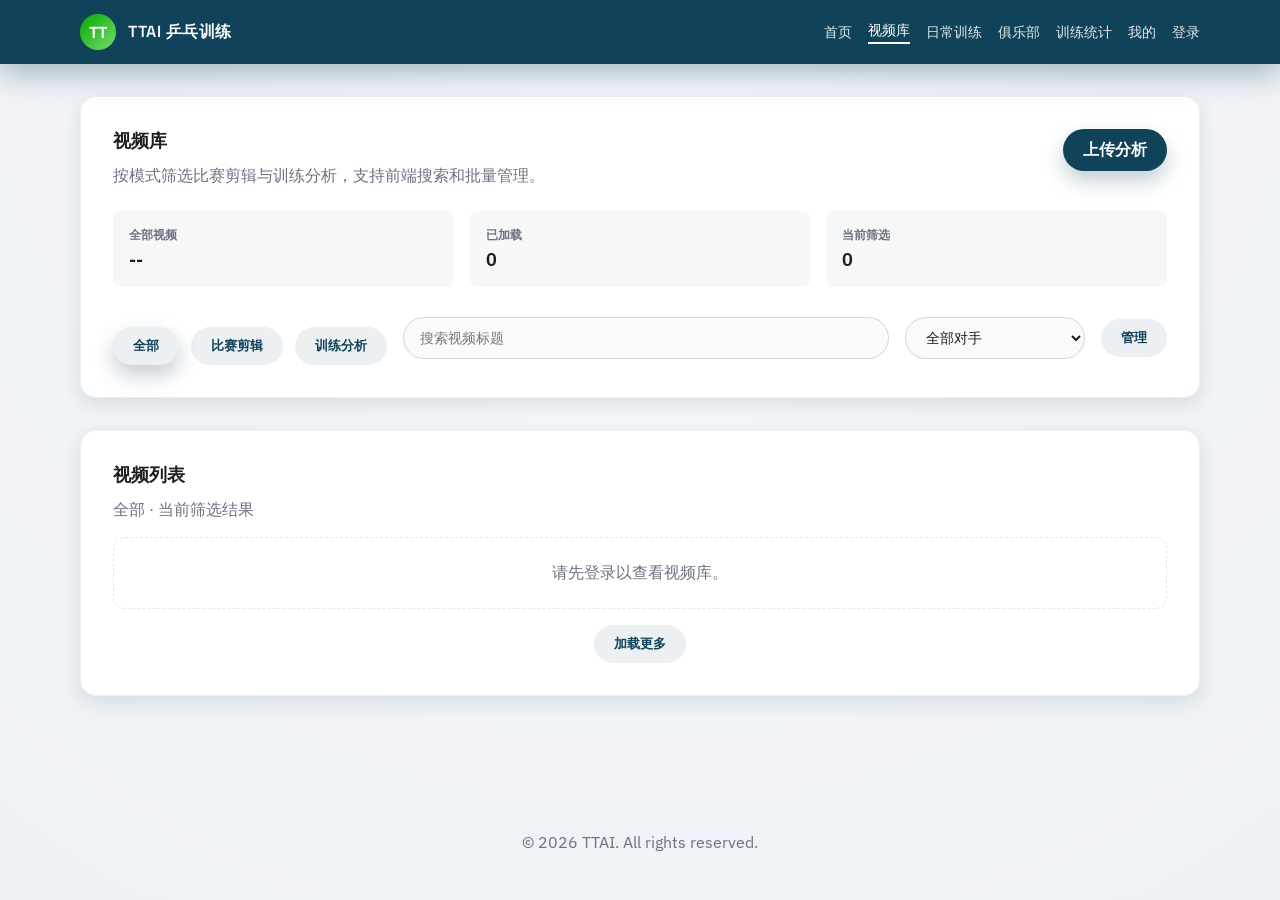
<file: frontend/videos.html>
<!doctype html>
<html lang="zh-CN">
  <head>
    <meta charset="utf-8">
    <meta name="viewport" content="width=device-width,initial-scale=1">
    <title>视频库 - TTAI</title>
    <link rel="stylesheet" href="styles.css">
  </head>
  <body>
    <div class="app-shell">
      <header class="topbar">
        <div class="topbar-inner">
          <a class="brand" href="index.html">
            <span class="brand-mark">TT</span>
            <span>TTAI 乒乓训练</span>
          </a>
          <nav class="nav-links">
            <a href="index.html">首页</a>
            <a class="active" href="videos.html">视频库</a>
            <a href="tech.html">日常训练</a>
            <a href="training-enroll.html">俱乐部</a>
            <a href="stats.html">训练统计</a>
            <a href="my.html">我的</a>
            <a href="login.html" id="nav-login">登录</a>
            <div class="nav-user" id="nav-user" style="display: none;">
              <img class="nav-avatar" id="nav-avatar" alt="头像">
              <span class="nav-name" id="nav-name">已登录</span>
              <button class="nav-logout" id="nav-logout" type="button">退出</button>
            </div>
          </nav>
        </div>
      </header>

      <main class="main">
        <div class="container">
          <section class="section">
            <div class="section-header">
              <div>
                <h2 class="card-title">视频库</h2>
                <p class="muted">按模式筛选比赛剪辑与训练分析，支持前端搜索和批量管理。</p>
              </div>
              <a class="btn btn-primary" href="index.html#upload-video">上传分析</a>
            </div>
            <div class="video-library-summary">
              <div class="stat-card">
                <h4>全部视频</h4>
                <p id="video-total">--</p>
              </div>
              <div class="stat-card">
                <h4>已加载</h4>
                <p id="video-loaded">--</p>
              </div>
              <div class="stat-card">
                <h4>当前筛选</h4>
                <p id="video-visible">--</p>
              </div>
            </div>
            <div class="video-storage-strip" id="video-storage-strip" hidden>
              <div class="video-storage-copy">
                <div class="video-storage-head">
                  <strong>云端空间</strong>
                  <span id="video-storage-usage">--</span>
                </div>
                <div class="membership-meter-track" aria-hidden="true">
                  <span class="membership-meter-fill storage" id="video-storage-meter"></span>
                </div>
              </div>
              <span class="video-storage-status" id="video-storage-status"></span>
              <a class="text-link" href="membership.html">查看权益</a>
            </div>
            <div class="video-library-toolbar">
              <div class="upload-actions">
                <button class="btn btn-secondary btn-primary" type="button" data-mode="">全部</button>
                <button class="btn btn-secondary" type="button" data-mode="match_clip">比赛剪辑</button>
                <button class="btn btn-secondary" type="button" data-mode="training_analysis">训练分析</button>
              </div>
              <div class="video-search-box">
                <input type="search" id="video-search" placeholder="搜索视频标题">
              </div>
              <select class="video-opponent-select" id="video-opponent" aria-label="按对手筛选">
                <option value="">全部对手</option>
              </select>
              <button class="btn btn-secondary" type="button" id="manage-toggle">管理</button>
            </div>
          </section>

          <section class="section">
            <div class="section-header compact">
              <div>
                <h3 class="card-title">视频列表</h3>
                <p class="muted" id="video-list-note">展示最近加载的视频记录。</p>
              </div>
              <div class="batch-actions" id="batch-actions" hidden>
                <span id="selected-count">已选 0 个</span>
                <button class="btn btn-secondary" type="button" id="select-all">全选当前</button>
                <button class="btn btn-primary" type="button" id="delete-selected">删除所选</button>
              </div>
            </div>
            <ul id="video-list"></ul>
            <div class="empty-state" id="video-empty">暂无更多视频记录。</div>
            <div class="upload-actions" style="justify-content:center; margin-top: 16px;">
              <button class="btn btn-secondary" type="button" id="load-more">加载更多</button>
            </div>
          </section>
        </div>
      </main>

      <footer>
        <p>&copy; <span id="year"></span> TTAI. All rights reserved.</p>
      </footer>
    </div>
    <script src="config.js"></script>
    <script src="nav-auth.js"></script>
    <script src="videos.js"></script>
    <script>
      document.getElementById('year').textContent = new Date().getFullYear();
    </script>
  </body>
</html>
</file>
<file: frontend/styles.css>
@import url("https://fonts.googleapis.com/css2?family=Space+Grotesk:wght@400;500;600;700&family=IBM+Plex+Sans:wght@400;500;600&display=swap");

:root {
  --color-primary: #104359;
  --color-accent: #00aa00;
  --color-warning: #f5a623;
  --color-surface: #ffffff;
  --color-bg: #f6f7f9;
  --color-text: #1e1e1e;
  --color-muted: #6b7280;
  --color-border: #e3e6ea;
  --radius-lg: 16px;
  --radius-md: 12px;
  --radius-sm: 8px;
  --shadow-soft: 0 12px 30px rgba(12, 22, 35, 0.08);
  --shadow-card: 0 6px 18px rgba(16, 67, 89, 0.12);
  --space-xs: 8px;
  --space-sm: 12px;
  --space-md: 16px;
  --space-lg: 24px;
  --space-xl: 32px;
  --max-width: 1120px;
}

* {
  box-sizing: border-box;
}

[hidden] {
  display: none !important;
}

body {
  font-family: "IBM Plex Sans", "Space Grotesk", sans-serif;
  margin: 0;
  padding: 0;
  color: var(--color-text);
  background: radial-gradient(circle at top, #f9fbff 0%, #f2f4f8 45%, #eef1f5 100%);
  min-height: 100vh;
}

a {
  color: inherit;
  text-decoration: none;
}

.app-shell {
  min-height: 100vh;
  display: flex;
  flex-direction: column;
}

.topbar {
  position: sticky;
  top: 0;
  z-index: 10;
  background: var(--color-primary);
  color: #ffffff;
  padding: 14px 24px;
  box-shadow: 0 10px 30px rgba(16, 67, 89, 0.35);
}

.topbar-inner {
  max-width: var(--max-width);
  margin: 0 auto;
  display: flex;
  align-items: center;
  justify-content: space-between;
  gap: var(--space-lg);
}

.brand {
  display: flex;
  align-items: center;
  gap: var(--space-sm);
  font-family: "Space Grotesk", sans-serif;
  font-weight: 600;
  letter-spacing: 0.5px;
}

.brand-mark {
  width: 36px;
  height: 36px;
  border-radius: 50%;
  background: linear-gradient(135deg, #00aa00, #7bdc6f);
  display: grid;
  place-items: center;
  color: #ffffff;
  font-weight: 700;
}

.nav-links {
  display: flex;
  gap: var(--space-md);
  font-size: 14px;
  align-items: center;
}

.nav-links a {
  color: rgba(255, 255, 255, 0.88);
  font-weight: 500;
}

.nav-links a.active {
  color: #ffffff;
  border-bottom: 2px solid #ffffff;
  padding-bottom: 2px;
}

.nav-user {
  display: inline-flex;
  align-items: center;
  gap: 8px;
  color: #ffffff;
  font-size: 13px;
}

.nav-avatar {
  width: 28px;
  height: 28px;
  border-radius: 50%;
  object-fit: cover;
  border: 2px solid rgba(255, 255, 255, 0.6);
  background: rgba(255, 255, 255, 0.2);
}

.nav-name {
  font-weight: 600;
}

.nav-logout {
  border: 1px solid rgba(255, 255, 255, 0.4);
  background: transparent;
  color: #ffffff;
  padding: 4px 10px;
  border-radius: 999px;
  font-size: 12px;
  cursor: pointer;
}

.main {
  flex: 1;
  padding: var(--space-xl) var(--space-lg);
}

.container {
  max-width: var(--max-width);
  margin: 0 auto;
}

.section {
  background: var(--color-surface);
  border-radius: var(--radius-lg);
  padding: var(--space-xl);
  box-shadow: var(--shadow-card);
  margin-bottom: var(--space-xl);
  border: 1px solid rgba(16, 67, 89, 0.08);
}

.hero {
  display: grid;
  grid-template-columns: 1.3fr 1fr;
  gap: var(--space-xl);
  align-items: center;
  background: linear-gradient(135deg, rgba(16, 67, 89, 0.95), rgba(0, 170, 0, 0.7));
  color: #ffffff;
  border-radius: var(--radius-lg);
  padding: 40px;
  margin-bottom: var(--space-xl);
  position: relative;
  overflow: hidden;
}

.hero .card {
  color: var(--color-text);
}

.hero .stat-card h4,
.hero .stat-card p {
  color: var(--color-text);
}

.hero::after {
  content: "";
  position: absolute;
  width: 360px;
  height: 360px;
  border-radius: 50%;
  background: rgba(255, 255, 255, 0.12);
  top: -120px;
  right: -80px;
}

.hero h1 {
  margin: 0 0 var(--space-sm);
  font-size: 34px;
  font-family: "Space Grotesk", sans-serif;
}

.hero p {
  margin: 0 0 var(--space-md);
  color: rgba(255, 255, 255, 0.9);
}

.hero-actions {
  display: flex;
  flex-wrap: wrap;
  gap: var(--space-sm);
}

.grid-2 {
  display: grid;
  grid-template-columns: 1.2fr 0.8fr;
  gap: var(--space-xl);
}

.card {
  background: var(--color-surface);
  border-radius: var(--radius-md);
  padding: var(--space-lg);
  border: 1px solid var(--color-border);
  box-shadow: var(--shadow-soft);
}

.card-title {
  margin: 0 0 var(--space-sm);
  font-size: 18px;
  font-family: "Space Grotesk", sans-serif;
}

.section-header {
  display: flex;
  align-items: flex-start;
  justify-content: space-between;
  gap: var(--space-md);
  margin-bottom: var(--space-lg);
}

.section-header.compact {
  align-items: center;
  margin-bottom: var(--space-md);
}

.section-header .muted {
  margin: 4px 0 0;
}

.home-summary-card .stat-grid {
  margin-bottom: var(--space-sm);
}

.quick-entry-section {
  padding-bottom: var(--space-lg);
}

.quick-entry-grid {
  display: grid;
  grid-template-columns: repeat(4, minmax(0, 1fr));
  gap: var(--space-md);
}

.quick-entry-card {
  min-height: 148px;
  border: 1px solid rgba(16, 67, 89, 0.1);
  border-radius: var(--radius-md);
  padding: var(--space-lg);
  background: linear-gradient(180deg, #ffffff, #f7fafc);
  box-shadow: 0 8px 20px rgba(12, 22, 35, 0.06);
  display: grid;
  align-content: start;
  gap: 8px;
  transition: transform 0.2s ease, box-shadow 0.2s ease;
}

.quick-entry-card:hover {
  transform: translateY(-2px);
  box-shadow: var(--shadow-card);
}

.quick-entry-icon {
  width: 40px;
  height: 40px;
  border-radius: 50%;
  display: grid;
  place-items: center;
  background: rgba(16, 67, 89, 0.08);
  color: var(--color-primary);
  font-weight: 700;
  font-size: 13px;
}

.quick-entry-card strong {
  font-size: 16px;
}

.quick-entry-card span:last-child {
  color: var(--color-muted);
  font-size: 13px;
  line-height: 1.5;
}

.recent-log-list {
  display: grid;
  grid-template-columns: repeat(auto-fit, minmax(220px, 1fr));
  gap: var(--space-md);
}

.recent-log-card {
  border: 1px solid rgba(16, 67, 89, 0.1);
  border-radius: var(--radius-md);
  padding: var(--space-md);
  background: #ffffff;
  box-shadow: 0 8px 20px rgba(12, 22, 35, 0.06);
  display: grid;
  gap: 8px;
}

.recent-log-meta {
  display: flex;
  gap: 8px;
  flex-wrap: wrap;
  color: var(--color-muted);
  font-size: 12px;
}

.recent-log-tags {
  display: flex;
  flex-wrap: wrap;
  gap: 6px;
}

.recent-log-tags span,
.video-tag-row span {
  background: rgba(16, 67, 89, 0.08);
  color: var(--color-primary);
  border-radius: 999px;
  padding: 4px 9px;
  font-size: 12px;
}

.club-summary-grid {
  display: grid;
  grid-template-columns: repeat(4, minmax(0, 1fr));
  gap: var(--space-md);
}

.profile-summary {
  display: flex;
  align-items: center;
  gap: var(--space-md);
  margin-top: var(--space-md);
}

.profile-avatar {
  width: 56px;
  height: 56px;
  border-radius: 50%;
  object-fit: cover;
  border: 2px solid rgba(16, 67, 89, 0.12);
  background: #f3f4f6;
}

.profile-nickname {
  margin: 0 0 6px;
  font-weight: 600;
}

.tag-list {
  display: flex;
  flex-wrap: wrap;
  gap: 6px;
}

.tag-chip {
  background: rgba(16, 67, 89, 0.08);
  color: var(--color-primary);
  border-radius: 999px;
  padding: 4px 10px;
  font-size: 12px;
  font-weight: 600;
}

.pill {
  display: inline-flex;
  align-items: center;
  gap: 6px;
  background: rgba(16, 67, 89, 0.08);
  color: var(--color-primary);
  border-radius: 999px;
  padding: 6px 12px;
  font-size: 12px;
  font-weight: 600;
}

.btn {
  border: none;
  border-radius: 999px;
  padding: 10px 20px;
  font-weight: 600;
  font-family: "Space Grotesk", sans-serif;
  cursor: pointer;
  transition: transform 0.2s ease, box-shadow 0.2s ease;
}

.btn-primary {
  background: var(--color-primary);
  color: #ffffff;
  box-shadow: 0 10px 20px rgba(16, 67, 89, 0.25);
}

.btn-ghost {
  background: transparent;
  color: #ffffff;
  border: 1px solid rgba(255, 255, 255, 0.5);
}

.btn-secondary {
  background: rgba(16, 67, 89, 0.08);
  color: var(--color-primary);
}

.btn:disabled {
  opacity: 0.6;
  cursor: not-allowed;
  box-shadow: none;
}

.btn:hover:not(:disabled) {
  transform: translateY(-1px);
}

.upload-box {
  border: 2px dashed rgba(16, 67, 89, 0.25);
  border-radius: var(--radius-md);
  padding: var(--space-xl);
  text-align: center;
  background: rgba(255, 255, 255, 0.7);
}

.task-container {
  margin-top: var(--space-md);
}

.task-item {
  padding: var(--space-md);
  border: 1px solid var(--color-border);
  margin-bottom: var(--space-sm);
  border-radius: var(--radius-sm);
  background: #ffffff;
}

.task-header {
  display: flex;
  justify-content: space-between;
  gap: var(--space-sm);
  align-items: flex-start;
  margin-bottom: var(--space-sm);
}

.task-name {
  margin: 0 0 4px;
  font-weight: 600;
  word-break: break-all;
}

.task-meta {
  margin: 0;
  font-size: 12px;
  color: var(--color-muted);
}

.task-percent {
  font-size: 14px;
  font-weight: 600;
  color: var(--color-primary);
  white-space: nowrap;
}

.progress-bar {
  height: 16px;
  background: #e0e0e0;
  border-radius: 10px;
  margin: 10px 0;
}

.progress {
  height: 100%;
  background: var(--color-primary);
  border-radius: 10px;
  transition: width 0.3s ease;
}

.status-row {
  display: flex;
  justify-content: space-between;
  gap: var(--space-sm);
  align-items: center;
  font-size: 13px;
  color: var(--color-muted);
}

.status-row .status {
  color: var(--color-text);
}

.progress-text {
  color: var(--color-muted);
}

.task-actions {
  margin-top: var(--space-sm);
  display: flex;
  justify-content: flex-end;
}

.cancel-btn {
  border: 1px solid rgba(16, 67, 89, 0.2);
  background: #ffffff;
  color: var(--color-primary);
  padding: 6px 14px;
  border-radius: 999px;
  font-size: 12px;
  cursor: pointer;
}

.cancel-btn:disabled {
  opacity: 0.6;
  cursor: not-allowed;
}

.upload-actions {
  display: flex;
  gap: var(--space-sm);
  flex-wrap: wrap;
  justify-content: center;
  margin-top: var(--space-md);
}

.clubs-hero {
  margin-bottom: var(--space-md);
}

.filter-row {
  display: flex;
  flex-wrap: wrap;
  align-items: center;
  gap: var(--space-sm);
  margin-bottom: var(--space-md);
}

.filter-label {
  color: var(--color-muted);
  font-size: 13px;
}

.filter-select {
  border: 1px solid var(--color-border);
  border-radius: var(--radius-sm);
  padding: 6px 10px;
  font-size: 14px;
  background: #ffffff;
}

.filter-chip {
  border: 1px solid rgba(16, 67, 89, 0.16);
  background: #ffffff;
  color: var(--color-primary);
  border-radius: 999px;
  padding: 6px 12px;
  font-size: 13px;
  font-weight: 600;
  cursor: pointer;
}

.filter-chip.active {
  background: var(--color-primary);
  color: #ffffff;
}

.loading-state {
  color: var(--color-muted);
  margin-bottom: var(--space-md);
  display: none;
}

.club-list {
  display: grid;
  gap: var(--space-md);
}

.club-card {
  display: grid;
  grid-template-columns: 160px 1fr;
  gap: var(--space-md);
  padding: var(--space-md);
  border: 1px solid var(--color-border);
  border-radius: var(--radius-md);
  background: #ffffff;
  box-shadow: var(--shadow-soft);
}

.club-photo {
  width: 100%;
  height: 120px;
  object-fit: cover;
  border-radius: var(--radius-sm);
}

.club-info {
  display: flex;
  flex-direction: column;
  gap: 6px;
}

.club-header {
  display: flex;
  align-items: center;
  gap: 8px;
}

.club-name {
  font-weight: 600;
  font-size: 16px;
}

.partner-badge {
  font-size: 12px;
  background: rgba(0, 170, 0, 0.12);
  color: #008000;
  padding: 2px 8px;
  border-radius: 999px;
}

.muted-badge {
  background: rgba(107, 114, 128, 0.12);
  color: var(--color-muted);
}

.club-address,
.club-phone {
  color: var(--color-muted);
  font-size: 13px;
}

.club-tags {
  display: flex;
  flex-wrap: wrap;
  gap: 6px;
}

.club-tag {
  background: rgba(16, 67, 89, 0.08);
  color: var(--color-primary);
  border-radius: 999px;
  padding: 4px 10px;
  font-size: 12px;
  font-weight: 600;
}

.club-actions {
  display: flex;
  gap: 8px;
  flex-wrap: wrap;
  margin-top: 4px;
}

.club-action {
  border: 1px solid rgba(16, 67, 89, 0.2);
  background: #ffffff;
  color: var(--color-primary);
  padding: 6px 12px;
  border-radius: 999px;
  font-size: 12px;
  cursor: pointer;
}

.club-action.primary {
  background: var(--color-primary);
  color: #ffffff;
}

.ai-guide {
  display: flex;
  align-items: center;
  justify-content: space-between;
  gap: var(--space-md);
  flex-wrap: wrap;
}

.detail-header {
  display: flex;
  align-items: flex-start;
  justify-content: space-between;
  gap: var(--space-md);
  flex-wrap: wrap;
  margin-bottom: var(--space-md);
}

.club-detail {
  display: grid;
  grid-template-columns: 1.1fr 0.9fr;
  gap: var(--space-lg);
}

.club-photo-grid {
  display: grid;
  grid-template-columns: repeat(auto-fit, minmax(160px, 1fr));
  gap: var(--space-sm);
}

.club-detail-card {
  border: 1px solid var(--color-border);
  border-radius: var(--radius-md);
  padding: var(--space-md);
  box-shadow: var(--shadow-soft);
}

.club-detail-info {
  display: grid;
  gap: 8px;
  margin-bottom: var(--space-sm);
}

.club-detail-row {
  color: var(--color-muted);
  font-size: 14px;
}

.stack-list {
  display: grid;
  gap: var(--space-sm);
}

.mini-card {
  border: 1px solid var(--color-border);
  border-radius: var(--radius-sm);
  padding: var(--space-md);
  background: #ffffff;
}

.mini-card h4,
.mini-card p {
  margin: 0 0 6px;
}

.lead-form {
  display: grid;
  gap: var(--space-sm);
}

.authorization-panel {
  display: grid;
  gap: var(--space-sm);
  margin-bottom: var(--space-md);
}

.form-input {
  width: 100%;
  border: 1px solid var(--color-border);
  border-radius: var(--radius-sm);
  padding: 10px 12px;
  font: inherit;
  background: #ffffff;
}

.admin-table-wrap {
  overflow-x: auto;
  border: 1px solid var(--color-border);
  border-radius: 8px;
  background: #ffffff;
}

.admin-table {
  width: 100%;
  border-collapse: collapse;
  font-size: 13px;
}

.admin-table th,
.admin-table td {
  padding: 5px 6px;
  border-bottom: 1px solid var(--color-border);
  text-align: left;
  vertical-align: top;
}

.admin-table th {
  color: var(--color-muted);
  font-size: 12px;
  font-weight: 600;
  background: rgba(16, 67, 89, 0.04);
  text-align: center;
}

.admin-table tr:last-child td {
  border-bottom: 0;
}

.admin-table input[type="checkbox"] {
  width: 14px;
  height: 14px;
  vertical-align: middle;
  margin: 0 6px 0 0;
}

.admin-table-wrap.compact .admin-table th,
.admin-table-wrap.compact .admin-table td {
  padding: 6px 10px;
}

.admin-table-wrap.wide .admin-table {
  min-width: 1000px;
}

.admin-table-wrap.wide .admin-table th,
.admin-table-wrap.wide .admin-table td {
}



.detail-panel {
  margin-top: var(--space-md);
  border: 1px solid var(--color-border);
  border-radius: var(--radius-md);
  padding: var(--space-md);
  background: rgba(255, 255, 255, 0.72);
}

.edu-tabs {
  display: flex;
  flex-wrap: wrap;
  gap: 6px;
  margin-bottom: var(--space-md);
  border-bottom: 1px solid var(--color-border);
  padding-bottom: 8px;
}

.edu-tab {
  min-height: 36px;
  border: 1px solid transparent;
  border-radius: 6px;
  background: transparent;
  color: var(--color-muted);
  padding: 8px 10px;
  font-size: 13px;
  font-weight: 600;
  cursor: pointer;
}

.edu-tab.active {
  background: rgba(16, 67, 89, 0.08);
  border-color: rgba(16, 67, 89, 0.14);
  color: var(--color-primary);
}

.edu-panel {
  display: grid;
  gap: 8px;
}

.edu-toolbar {
  display: flex;
  align-items: center;
  justify-content: space-between;
  gap: var(--space-sm);
  flex-wrap: wrap;
}

.edu-form {
  display: grid;
  grid-template-columns: repeat(4, minmax(140px, 1fr));
  gap: 10px;
  align-items: end;
}

.edu-form .wide {
  grid-column: span 2;
}

.edu-form .full {
  grid-column: 1 / -1;
}

.edu-form label {
  display: grid;
  gap: 4px;
  color: var(--color-muted);
  font-size: 12px;
  font-weight: 600;
}

.edu-note {
  color: var(--color-muted);
  font-size: 12px;
  line-height: 1.5;
}

.edu-list-toolbar {
  display: flex;
  align-items: center;
  justify-content: space-between;
  gap: 8px;
  flex-wrap: wrap;
  min-height: 34px;
}

.edu-detail-drawer {
  border: 1px solid var(--color-border);
  border-radius: 8px;
  background: #fff;
  margin-top: 12px;
}

.edu-detail-drawer summary {
  cursor: pointer;
  min-height: 36px;
  padding: 9px 12px;
  color: var(--color-primary);
  font-size: 13px;
  font-weight: 700;
}

.edu-detail-drawer[open] summary {
  border-bottom: 1px solid var(--color-border);
}

.edu-detail-drawer .edu-list-toolbar {
  padding: 10px 12px 0;
}

.edu-detail-drawer .admin-table-wrap {
  margin: 10px 12px 12px;
}

.admin-overview-drawer {
  padding: 0;
}

.admin-overview-drawer summary {
  display: flex;
  align-items: center;
  justify-content: space-between;
  gap: 12px;
  cursor: pointer;
  padding: 16px 18px;
  color: var(--color-text);
}

.admin-overview-summary-main {
  display: grid;
  gap: 2px;
}

.admin-overview-summary-main span {
  font-family: "Space Grotesk", sans-serif;
  font-size: 18px;
  font-weight: 700;
}

.admin-overview-summary-main small {
  color: var(--color-muted);
  font-size: 12px;
  font-weight: 600;
}

.admin-overview-toggle {
  border: 1px solid var(--color-border);
  border-radius: 6px;
  color: var(--color-primary);
  background: #fff;
  min-width: 54px;
  min-height: 28px;
  padding: 5px 10px;
  text-align: center;
  font-size: 12px;
  font-weight: 700;
}

.admin-overview-toggle .when-open {
  display: none;
}

.admin-overview-drawer[open] .admin-overview-toggle .when-closed {
  display: none;
}

.admin-overview-drawer[open] .admin-overview-toggle .when-open {
  display: inline;
}

.admin-overview-drawer[open] summary {
  border-bottom: 1px solid var(--color-border);
}

.admin-overview-body {
  display: grid;
  padding: 18px;
}

.admin-overview-body > * {
  border-top: 1px solid var(--color-border);
  padding-top: 18px;
  margin-top: 18px;
}

.admin-overview-body > *:first-child {
  border-top: 0;
  padding-top: 0;
  margin-top: 0;
}

.admin-overview-body .grid-2 > div {
  border: 1px solid var(--color-border);
  border-radius: 8px;
  padding: 14px;
  background: #fff;
}

.edu-subtabs {
  display: inline-flex;
  align-items: center;
  gap: 0;
  width: fit-content;
  border: 1px solid var(--color-border);
  border-radius: 6px;
  overflow: hidden;
  background: #fff;
}

.edu-subtab {
  border: 0;
  border-right: 1px solid var(--color-border);
  background: #fff;
  color: var(--color-muted);
  min-height: 32px;
  padding: 0 12px;
  font-size: 13px;
  font-weight: 600;
  cursor: pointer;
}

.edu-subtab:last-child {
  border-right: 0;
}

.edu-subtab.active {
  background: rgba(16, 67, 89, 0.08);
  color: var(--color-primary);
}

.edu-page-path {
  color: var(--color-muted);
  font-size: 12px;
  line-height: 1.4;
}

.edu-filter-panel {
  border: 1px solid var(--color-border);
  border-radius: 8px;
  padding: 8px;
  background: #f8fafc;
}

.edu-filter-grid {
  display: grid;
  grid-template-columns: repeat(6, minmax(120px, 1fr));
  gap: 8px;
  align-items: end;
}

.edu-filter-grid.compact {
  grid-template-columns: repeat(5, minmax(120px, 1fr)) auto;
}

.edu-filter-grid label {
  display: grid;
  gap: 4px;
  color: var(--color-muted);
  font-size: 12px;
  font-weight: 600;
}

.edu-filter-grid .form-input {
  min-height: 32px;
  padding: 6px 8px;
  font-size: 13px;
}

.edu-filter-actions {
  display: flex;
  align-items: center;
  gap: 6px;
  flex-wrap: wrap;
}

.edu-schedule-toolbar {
  display: flex;
  align-items: center;
  justify-content: space-between;
  gap: 8px;
  min-height: 32px;
}

.edu-schedule-toolbar .club-actions {
  gap: 6px;
}

.edu-view-switch {
  display: flex;
  align-items: center;
  gap: 0;
  width: fit-content;
  border: 1px solid var(--color-border);
  border-radius: 6px;
  overflow: hidden;
  background: #fff;
}

.edu-view-switch button {
  min-height: 30px;
  border: 0;
  border-right: 1px solid var(--color-border);
  background: #fff;
  color: var(--color-muted);
  padding: 0 10px;
  font-size: 12px;
  font-weight: 600;
  cursor: pointer;
}

.edu-view-switch button:last-child {
  border-right: 0;
}

.edu-view-switch button.active {
  color: var(--color-primary);
  background: rgba(16, 67, 89, 0.08);
}

.edu-view-controls {
  display: flex;
  align-items: flex-end;
  gap: 10px;
  flex-wrap: wrap;
  margin: 8px 0 12px;
  padding: 10px;
  border: 1px solid var(--color-border);
  border-radius: 8px;
  background: #f8fafc;
}

.edu-view-controls label {
  display: grid;
  gap: 4px;
  min-width: 170px;
  color: var(--color-muted);
  font-size: 12px;
  font-weight: 600;
}

.edu-view-controls .edu-filter-actions {
  align-self: flex-end;
}

.edu-visual-board {
  border: 1px solid var(--color-border);
  border-radius: 8px;
  background: #ffffff;
  overflow-x: auto;
}

.edu-visual-board.week,
.edu-visual-board.month {
  display: grid;
  grid-template-columns: repeat(7, minmax(180px, 1fr));
  gap: 0;
}

.edu-visual-board.day {
  display: block;
  padding: 0;
}

.edu-visual-grid {
  display: grid;
  grid-template-columns: 130px repeat(7, minmax(170px, 1fr));
  min-width: 1320px;
}

.edu-visual-day,
.edu-visual-cell,
.edu-visual-axis,
.edu-visual-head {
  border-right: 1px solid var(--color-border);
  border-bottom: 1px solid var(--color-border);
  padding: 8px;
}

.edu-visual-day:last-child,
.edu-visual-cell:last-child,
.edu-visual-head:last-child {
  border-right: 0;
}

.edu-visual-head {
  min-height: 34px;
  color: var(--color-primary);
  font-size: 12px;
  font-weight: 700;
  background: #f8fafc;
}

.edu-visual-axis {
  color: var(--color-text);
  font-size: 12px;
  background: #f8fafc;
}

.edu-visual-cell {
  min-height: 88px;
}

.edu-schedule-card {
  display: grid;
  gap: 5px;
  margin-bottom: 6px;
  border: 1px solid rgba(16, 67, 89, 0.14);
  border-radius: 6px;
  padding: 7px;
  background: rgba(16, 67, 89, 0.05);
  font-size: 12px;
}

.edu-schedule-card-title {
  display: flex;
  align-items: center;
  gap: 4px;
}

.edu-schedule-card .club-actions {
  gap: 4px;
}

.edu-schedule-card .club-action {
  min-height: 26px;
  padding: 0 7px;
  font-size: 12px;
}

.edu-day-summary {
  display: flex;
  align-items: center;
  justify-content: space-between;
  gap: 12px;
  padding: 10px 12px;
  border-bottom: 1px solid var(--color-border);
  background: #f8fafc;
}

.edu-day-summary strong {
  color: var(--color-primary);
}

.edu-day-summary span {
  color: var(--color-muted);
  font-size: 12px;
}

.edu-day-grid {
  display: grid;
}

.edu-day-head,
.edu-day-axis,
.edu-day-cell {
  border-right: 1px solid var(--color-border);
  border-bottom: 1px solid var(--color-border);
  padding: 8px;
  box-sizing: border-box;
}

.edu-day-head {
  min-height: 38px;
  color: var(--color-primary);
  background: #eef6f8;
  font-size: 12px;
  font-weight: 800;
  text-align: center;
}

.edu-day-head.teacher {
  background: #e2efda;
}

.edu-day-axis {
  display: grid;
  align-content: center;
  min-height: 92px;
  color: var(--color-text);
  background: #f8fafc;
  font-size: 12px;
}

.edu-day-axis.time {
  color: var(--color-primary);
  font-weight: 700;
}

.edu-day-cell {
  min-height: 92px;
  background: #ffffff;
}

.edu-day-cell.empty {
  color: var(--color-muted);
  text-align: center;
}

.edu-day-session {
  display: grid;
  gap: 3px;
  margin-bottom: 6px;
  padding: 7px;
  border-left: 4px solid var(--color-primary);
  border-radius: 6px;
  background: rgba(16, 67, 89, 0.06);
  font-size: 12px;
}

.edu-day-session:last-child {
  margin-bottom: 0;
}

.edu-day-session strong,
.edu-day-session span {
  min-width: 0;
  overflow: hidden;
  text-overflow: ellipsis;
}

.edu-day-session span {
  color: var(--color-muted);
}

.edu-day-session-actions {
  display: flex;
  flex-wrap: wrap;
  gap: 4px;
  margin-top: 2px;
}

.edu-day-session-actions .club-action {
  min-height: 24px;
  padding: 0 7px;
  font-size: 12px;
}

.edu-free-board {
  overflow-x: auto;
  border: 1px solid var(--color-border);
  border-radius: 8px;
}

.edu-free-manage {
  display: grid;
  gap: 8px;
  border: 1px solid var(--color-border);
  border-radius: 8px;
  padding: 10px;
  background: #ffffff;
}

.edu-free-manage-head,
.edu-free-calendar-head,
.edu-free-presets {
  display: flex;
  align-items: center;
  justify-content: space-between;
  gap: 8px;
  flex-wrap: wrap;
}

.edu-free-manage-head strong {
  display: block;
  font-size: 14px;
  color: var(--color-text);
}

.edu-free-manage-head span,
.edu-free-calendar-head,
.edu-free-presets {
  color: var(--color-muted);
  font-size: 12px;
}

.edu-release-mode-tabs {
  display: inline-flex;
  gap: 4px;
  padding: 3px;
  border: 1px solid var(--color-border);
  border-radius: 8px;
  background: #f8fafc;
}

.edu-release-mode-tabs button {
  min-height: 30px;
  border: 0;
  border-radius: 6px;
  padding: 0 12px;
  background: transparent;
  color: var(--color-muted);
  font-size: 13px;
  font-weight: 700;
  cursor: pointer;
}

.edu-release-mode-tabs button.active {
  background: var(--color-primary);
  color: #ffffff;
}

.edu-week-release-panel {
  display: none;
  gap: 8px;
}

.edu-free-manage[data-availability-release-mode="week"] .edu-week-release-panel {
  display: grid;
}

.edu-free-manage[data-availability-release-mode="week"] [data-availability-day-field] {
  display: none;
}

.edu-release-actions {
  display: flex;
  align-items: center;
  gap: 10px;
  flex-wrap: wrap;
  padding-top: 2px;
}

.edu-free-calendar-head strong {
  margin: 0 3px;
  color: var(--color-primary);
}

.edu-free-weekdays,
.edu-free-calendar-grid {
  display: grid;
  grid-template-columns: repeat(7, minmax(72px, 1fr));
  gap: 4px;
}

.edu-free-weekdays span {
  min-height: 24px;
  border-radius: 4px;
  background: #f8fafc;
  color: var(--color-muted);
  font-size: 12px;
  font-weight: 700;
  line-height: 24px;
  text-align: center;
}

.edu-free-date {
  display: grid;
  gap: 2px;
  min-height: 52px;
  border: 1px solid var(--color-border);
  border-radius: 6px;
  padding: 6px;
  background: #fff;
  cursor: pointer;
}

.edu-free-date input {
  display: none;
}

.edu-free-date strong {
  color: var(--color-text);
  font-size: 13px;
}

.edu-free-date span {
  color: var(--color-muted);
  font-size: 12px;
}

.edu-free-date.weekend {
  background: #fafafa;
}

.edu-free-date.selected {
  border-color: rgba(16, 67, 89, 0.45);
  background: rgba(16, 67, 89, 0.08);
}

.edu-free-date.disabled {
  cursor: not-allowed;
  opacity: 0.45;
}

.edu-free-presets {
  justify-content: flex-start;
}

.edu-free-presets .club-action.active {
  border-color: var(--color-primary);
  background: var(--color-primary);
  color: #ffffff;
}

.edu-free-slot {
  margin-bottom: 5px;
  border-radius: 5px;
  padding: 5px 6px;
  font-size: 12px;
  line-height: 1.35;
}

.edu-free-slot.ok {
  background: rgba(22, 163, 74, 0.1);
  color: #15803d;
}

.edu-free-slot.busy {
  background: rgba(220, 38, 38, 0.08);
  color: #b91c1c;
}

.edu-free-slot.muted {
  background: rgba(107, 114, 128, 0.08);
  color: var(--color-muted);
}

.edu-booking-matrix {
  display: grid;
  gap: 12px;
  margin: 12px 0 16px;
}

.edu-booking-summary {
  display: flex;
  align-items: center;
  justify-content: space-between;
  gap: 12px;
  padding: 12px;
  border: 1px solid var(--color-border);
  border-radius: 8px;
  background: #f8fafc;
}

.edu-booking-summary strong,
.edu-booking-summary span {
  display: block;
}

.edu-booking-summary strong {
  color: var(--color-text);
  font-size: 14px;
}

.edu-booking-summary span {
  color: var(--color-muted);
  font-size: 12px;
}

.edu-booking-kpis {
  display: flex;
  flex-wrap: wrap;
  gap: 6px;
  justify-content: flex-end;
}

.edu-booking-kpis span {
  padding: 4px 8px;
  border-radius: 999px;
  color: var(--color-primary);
  background: #eef6f8;
  font-weight: 700;
}

.edu-booking-board {
  display: grid;
  overflow-x: auto;
  border: 1px solid var(--color-border);
  border-radius: 8px;
  background: #ffffff;
}

.edu-booking-head,
.edu-booking-axis,
.edu-booking-cell {
  min-width: 0;
  border-right: 1px solid var(--color-border);
  border-bottom: 1px solid var(--color-border);
  box-sizing: border-box;
}

.edu-booking-head {
  min-height: 44px;
  padding: 8px;
  color: var(--color-primary);
  background: #e2efda;
  font-size: 12px;
  font-weight: 800;
  text-align: center;
}

.edu-booking-head.axis {
  display: grid;
  place-items: center;
  background: #eef6f8;
}

.edu-booking-head span {
  display: block;
  margin-top: 2px;
  color: var(--color-muted);
  font-size: 11px;
  font-weight: 600;
}

.edu-booking-axis {
  display: grid;
  align-content: center;
  gap: 2px;
  min-height: 118px;
  padding: 8px;
  background: #f8fafc;
  font-size: 12px;
}

.edu-booking-axis strong {
  color: var(--color-primary);
  font-size: 14px;
}

.edu-booking-axis span {
  color: var(--color-muted);
}

.edu-booking-cell {
  display: grid;
  align-content: start;
  gap: 6px;
  min-height: 118px;
  padding: 7px;
}

.edu-booking-cell.empty {
  align-content: center;
  color: var(--color-muted);
  text-align: center;
  font-size: 12px;
}

.edu-booking-cell.empty.action-only {
  align-content: start;
  text-align: right;
}

.edu-booking-empty-actions {
  display: flex;
  justify-content: flex-end;
}

.edu-booking-chip {
  display: grid;
  gap: 4px;
  padding: 7px;
  border-left: 4px solid var(--color-primary);
  border-radius: 6px;
  background: rgba(16, 67, 89, 0.06);
  font-size: 12px;
}

.edu-booking-chip.draft {
  border-left-color: #94a3b8;
  background: #f8fafc;
}

.edu-booking-chip.published {
  border-left-color: #16a34a;
  background: #ecfdf3;
}

.edu-booking-chip.paused {
  border-left-color: #64748b;
  background: #f1f5f9;
}

.edu-booking-chip.requested {
  border-left-color: #f59e0b;
  background: #fff7ed;
}

.edu-booking-chip.confirmed {
  border-left-color: #0891b2;
  background: #ecfeff;
}

.edu-booking-chip.alternative_proposed,
.edu-booking-chip.change_requested {
  border-left-color: #8b5cf6;
  background: #f5f3ff;
}

.edu-booking-chip.rejected {
  border-left-color: #dc2626;
  background: #fef2f2;
}

.edu-booking-chip.cancelled,
.edu-booking-chip.expired {
  border-left-color: #64748b;
  background: #f1f5f9;
}

.edu-booking-chip.draft .edu-booking-chip-head span,
.edu-booking-chip.paused .edu-booking-chip-head span,
.edu-booking-chip.cancelled .edu-booking-chip-head span,
.edu-booking-chip.expired .edu-booking-chip-head span {
  color: #475569;
}

.edu-booking-chip.published .edu-booking-chip-head span {
  color: #15803d;
}

.edu-booking-chip.requested .edu-booking-chip-head span {
  color: #b45309;
}

.edu-booking-chip.confirmed .edu-booking-chip-head span {
  color: #0e7490;
}

.edu-booking-chip.alternative_proposed .edu-booking-chip-head span,
.edu-booking-chip.change_requested .edu-booking-chip-head span {
  color: #6d28d9;
}

.edu-booking-chip.rejected .edu-booking-chip-head span {
  color: #b91c1c;
}

.edu-booking-chip-head {
  display: flex;
  align-items: flex-start;
  justify-content: space-between;
  gap: 8px;
  color: var(--color-text);
  font-weight: 800;
}

.edu-booking-chip-title {
  min-width: 0;
  display: flex;
  align-items: baseline;
  gap: 6px;
}

.edu-booking-chip-title strong {
  min-width: 0;
  overflow: hidden;
  text-overflow: ellipsis;
  white-space: nowrap;
}

.edu-booking-chip-head span,
.edu-booking-chip-line {
  min-width: 0;
  overflow: hidden;
  text-overflow: ellipsis;
  white-space: nowrap;
}

.edu-booking-chip-head span,
.edu-booking-chip-line {
  color: var(--color-muted);
  font-weight: 500;
}

.edu-booking-chip-line.muted {
  color: var(--color-muted);
}

.edu-booking-chip-actions {
  display: flex;
  flex-wrap: wrap;
  gap: 4px;
  margin-top: 2px;
}

.edu-booking-chip-actions.inline {
  flex: 0 0 auto;
  justify-content: flex-end;
  margin-top: 0;
}

.club-action.mini {
  min-height: 24px;
  padding: 0 7px;
  font-size: 12px;
}

.club-action.danger {
  color: #b42318;
  border-color: #f3b8b0;
  background: #fff5f4;
}

.edu-progress {
  width: 110px;
  height: 8px;
  border-radius: 999px;
  overflow: hidden;
  background: rgba(16, 67, 89, 0.08);
}

.edu-progress span {
  display: block;
  height: 100%;
  background: var(--color-primary);
}

.edu-report-summary {
  display: grid;
  grid-template-columns: repeat(3, minmax(140px, 1fr));
  gap: 8px;
}

.edu-report-summary div {
  display: grid;
  gap: 4px;
  border: 1px solid var(--color-border);
  border-radius: 8px;
  padding: 10px 12px;
  background: #ffffff;
}

.edu-report-summary span {
  color: var(--color-muted);
  font-size: 12px;
  font-weight: 600;
}

.edu-report-summary strong {
  color: var(--color-primary);
  font-size: 18px;
}

.edu-modal-root {
  position: fixed;
  inset: 0;
  z-index: 1000;
}

.edu-modal-backdrop {
  position: absolute;
  inset: 0;
  background: rgba(12, 22, 35, 0.42);
}

.edu-modal {
  position: absolute;
  top: 7vh;
  left: 50%;
  transform: translateX(-50%);
  width: min(920px, calc(100vw - 32px));
  max-height: 86vh;
  display: grid;
  grid-template-rows: auto 1fr;
  background: #fff;
  border-radius: 8px;
  box-shadow: 0 20px 60px rgba(12, 22, 35, 0.22);
  overflow: hidden;
}

.edu-modal-head {
  display: flex;
  align-items: center;
  justify-content: space-between;
  min-height: 46px;
  padding: 0 16px;
  border-bottom: 1px solid var(--color-border);
  background: #f8fafc;
}

.edu-modal-close {
  width: 32px;
  height: 32px;
  border: 0;
  border-radius: 6px;
  background: transparent;
  color: var(--color-muted);
  font-size: 22px;
  line-height: 1;
  cursor: pointer;
}

.edu-modal-body {
  overflow: auto;
  padding: 16px;
}

.edu-kpi-grid {
  display: grid;
  grid-template-columns: repeat(5, minmax(120px, 1fr));
  gap: 8px;
}

.edu-kpi {
  border: 1px solid var(--color-border);
  border-radius: 8px;
  padding: 10px 12px;
  background: #fbfcfd;
  display: grid;
  gap: 4px;
  min-height: 64px;
}

.edu-kpi span {
  color: var(--color-muted);
  font-size: 12px;
  font-weight: 600;
}

.edu-kpi strong {
  color: var(--color-primary);
  font-size: 18px;
  line-height: 1.2;
}

.edu-section-head {
  display: flex;
  align-items: center;
  justify-content: space-between;
  border-left: 3px solid var(--color-primary);
  padding: 2px 0 2px 10px;
}

.edu-section-head div {
  display: grid;
  gap: 3px;
}

.edu-section-head strong {
  font-size: 16px;
}

.edu-section-head span {
  color: var(--color-muted);
  font-size: 12px;
}

.edu-warning {
  border: 1px solid rgba(196, 132, 0, 0.22);
  border-radius: var(--radius-sm);
  background: rgba(196, 132, 0, 0.08);
  color: #805400;
  padding: 10px 12px;
  font-size: 13px;
}

.edu-student-bind {
  display: grid;
  gap: 14px;
}

.edu-student-bind-card {
  display: grid;
  gap: 4px;
  padding: 12px;
  border: 1px solid var(--color-border);
  border-radius: 8px;
  background: #fbfcfd;
}

.edu-student-bind-card strong {
  color: var(--color-text);
  font-size: 18px;
}

.edu-student-bind-card span,
.edu-student-bind-env span {
  color: var(--color-muted);
  font-size: 13px;
}

.edu-student-bind-env {
  display: flex;
  align-items: center;
  justify-content: space-between;
  gap: 12px;
}

.edu-student-bind-qr {
  display: grid;
  justify-items: center;
  gap: 12px;
  padding: 16px;
  border: 1px solid var(--color-border);
  border-radius: 8px;
  background: #fff;
}

.edu-student-bind-qr img {
  width: 240px;
  height: 240px;
  border: 1px solid var(--color-border);
  border-radius: 8px;
  background: #fff;
  object-fit: contain;
}

.inline-form {
  display: flex;
  align-items: center;
  gap: var(--space-sm);
  margin-top: var(--space-sm);
}

.metric-row {
  display: flex;
  align-items: center;
  justify-content: space-between;
  gap: var(--space-sm);
}

.weakness-row {
  display: grid;
  gap: 6px;
}

.thin-bar {
  height: 8px;
  border-radius: 999px;
  background: rgba(16, 67, 89, 0.08);
  overflow: hidden;
}

.thin-bar span {
  display: block;
  height: 100%;
  border-radius: inherit;
  background: var(--color-accent);
}

.status-badge {
  display: inline-flex;
  align-items: center;
  border-radius: 999px;
  padding: 3px 8px;
  background: rgba(16, 67, 89, 0.08);
  color: var(--color-primary);
  font-size: 12px;
  font-weight: 600;
}

.status-badge.ok {
  background: rgba(0, 170, 0, 0.12);
  color: #008000;
}

.status-badge.warn {
  background: rgba(245, 166, 35, 0.14);
  color: #8a5a00;
}

.status-badge.info {
  background: rgba(16, 67, 89, 0.1);
  color: var(--color-primary);
}

.status-badge.muted {
  background: rgba(107, 114, 128, 0.12);
  color: var(--color-muted);
}

.status-badge.draft {
  background: #f1f5f9;
  color: #475569;
}

.status-badge.published {
  background: #dcfce7;
  color: #15803d;
}

.status-badge.paused,
.status-badge.cancelled,
.status-badge.expired {
  background: #e2e8f0;
  color: #475569;
}

.status-badge.requested {
  background: #ffedd5;
  color: #b45309;
}

.status-badge.confirmed {
  background: #cffafe;
  color: #0e7490;
}

.status-badge.alternative_proposed,
.status-badge.change_requested {
  background: #ede9fe;
  color: #6d28d9;
}

.status-badge.rejected {
  background: #fee2e2;
  color: #b91c1c;
}

#edu-admin-section {
  border-radius: 8px;
  box-shadow: 0 4px 14px rgba(12, 22, 35, 0.06);
}

#edu-admin-section .mini-card {
  border-radius: 8px;
  box-shadow: none;
  border: 1px solid var(--color-border);
  background: #ffffff;
  padding: 16px;
}

@media (max-width: 820px) {
  .edu-form {
    grid-template-columns: 1fr;
  }

  .edu-filter-grid,
  .edu-filter-grid.compact {
    grid-template-columns: 1fr;
  }

  .edu-filter-actions,
  .edu-schedule-toolbar .club-actions,
  .edu-view-switch {
    width: 100%;
  }

  .edu-view-switch {
    overflow-x: auto;
  }

  .edu-report-summary {
    grid-template-columns: 1fr;
  }

  .edu-free-weekdays,
  .edu-free-calendar-grid {
    grid-template-columns: repeat(7, minmax(44px, 1fr));
  }

  .edu-free-date {
    min-height: 46px;
    padding: 4px;
  }

  .edu-form .wide {
    grid-column: span 1;
  }

  .edu-kpi-grid {
    grid-template-columns: repeat(2, minmax(0, 1fr));
  }

  .edu-modal {
    top: 16px;
    width: calc(100vw - 20px);
    max-height: calc(100vh - 32px);
  }

  .club-detail {
    grid-template-columns: 1fr;
  }
}

@media (max-width: 820px) {
  .club-card {
    grid-template-columns: 1fr;
  }
  .club-photo {
    height: 180px;
  }
}

footer {
  text-align: center;
  padding: 16px 0 32px;
  color: var(--color-muted);
}

/* 错误提示样式 */
.status-error {
  color: #ff4444;
  background: #fff0f0;
  padding: 8px;
  border-radius: 4px;
  margin-top: 8px;
}

/* 重试按钮样式 */
.retry-btn {
  background: #409eff;
  color: white;
  border: none;
  padding: 8px 16px;
  border-radius: 4px;
  cursor: pointer;
  transition: opacity 0.3s;
}

.retry-btn:hover {
  opacity: 0.8;
}

#video-list {
  list-style: none;
  padding-left: 0;
  margin: 0;
  display: grid;
  grid-template-columns: repeat(auto-fit, minmax(280px, 1fr));
  gap: var(--space-md);
}

.video-item {
  display: block;
  min-height: 136px;
  padding: 12px;
  border: 1px solid rgba(16, 67, 89, 0.1);
  border-radius: var(--radius-md);
  background: #ffffff;
  box-shadow: 0 8px 20px rgba(12, 22, 35, 0.06);
  transition: transform 0.2s ease, box-shadow 0.2s ease;
}

.video-item:hover {
  transform: translateY(-2px);
  box-shadow: var(--shadow-card);
}

.video-item-manage {
  border-color: rgba(16, 67, 89, 0.22);
}

.thumbnail-container {
  display: flex;
  align-items: stretch;
  gap: 12px;
  position: relative;
}

.thumbnail {
  width: 126px;
  height: 92px;
  border-radius: var(--radius-sm);
  object-fit: cover;
  flex: 0 0 auto;
  background: #edf1f5;
}

.thumbnail-container > div {
  display: flex;
  flex-direction: column;
  justify-content: flex-start;
  min-width: 0;
  gap: 6px;
}

.download-link, .video-duration, .video-size, .video-clips {
  display: block;
}

.download-link {
  font-size: 15px;
  text-decoration: none;
  color: #1b4f9c;
  font-weight: 600;
  line-height: 1.4;
}

.video-clips,
.video-duration,
.video-size {
  color: var(--color-muted);
  font-size: 12px;
  line-height: 1.5;
}

.video-tag-row {
  display: flex;
  flex-wrap: wrap;
  gap: 6px;
}

.video-library-summary {
  display: grid;
  grid-template-columns: repeat(3, minmax(0, 1fr));
  gap: var(--space-md);
  margin-bottom: var(--space-lg);
}

.video-library-toolbar {
  display: flex;
  align-items: center;
  justify-content: space-between;
  flex-wrap: wrap;
  gap: var(--space-md);
}

.video-search-box {
  flex: 1 1 240px;
}

.video-search-box input,
.video-opponent-select {
  width: 100%;
  height: 42px;
  border: 1px solid rgba(16, 67, 89, 0.18);
  border-radius: 999px;
  padding: 0 16px;
  font-size: 14px;
  background: #f8fafc;
  outline: none;
}

.video-opponent-select {
  flex: 0 1 180px;
  color: var(--color-text);
}

.video-search-box input:focus,
.video-opponent-select:focus {
  border-color: rgba(16, 67, 89, 0.5);
  box-shadow: 0 0 0 3px rgba(16, 67, 89, 0.08);
}

.batch-actions {
  display: flex;
  align-items: center;
  gap: 8px;
  flex-wrap: wrap;
  color: var(--color-muted);
  font-size: 13px;
}

.video-check {
  position: absolute;
  top: 6px;
  left: 6px;
  z-index: 1;
  cursor: pointer;
}

.video-check input {
  position: absolute;
  opacity: 0;
}

.video-check span {
  width: 24px;
  height: 24px;
  border-radius: 50%;
  display: grid;
  place-items: center;
  border: 2px solid rgba(255, 255, 255, 0.92);
  background: rgba(16, 67, 89, 0.5);
  box-shadow: 0 2px 8px rgba(12, 22, 35, 0.24);
}

.video-check input:checked + span {
  background: var(--color-accent);
}

.video-check input:checked + span::after {
  content: "";
  width: 9px;
  height: 5px;
  border-left: 2px solid #ffffff;
  border-bottom: 2px solid #ffffff;
  transform: rotate(-45deg);
}

.detail-video-actions {
  margin-top: var(--space-md);
}

body.modal-open {
  overflow: hidden;
}

.immersive-player {
  position: fixed;
  inset: 0;
  z-index: 1000;
  background: rgba(0, 0, 0, 0.9);
  color: #ffffff;
}

.immersive-shell {
  height: 100vh;
  padding: 28px;
  background: #080b10;
  display: flex;
  flex-direction: column;
  gap: 18px;
  box-sizing: border-box;
  overflow-y: auto;
}

.immersive-top {
  display: flex;
  align-items: center;
  gap: 14px;
}

.immersive-close {
  width: 42px;
  height: 42px;
  border: 0;
  border-radius: 50%;
  background: rgba(255, 255, 255, 0.12);
  color: #ffffff;
  font-size: 36px;
  line-height: 36px;
  cursor: pointer;
  flex: 0 0 auto;
}

.immersive-titlebox {
  display: grid;
  gap: 4px;
  min-width: 0;
  flex: 1;
}

.immersive-titlebox strong,
.immersive-titlebox span,
.immersive-current strong,
.immersive-current span {
  min-width: 0;
  overflow: hidden;
  text-overflow: ellipsis;
  white-space: nowrap;
}

.immersive-titlebox strong {
  font-size: 20px;
}

.immersive-titlebox span {
  color: rgba(255, 255, 255, 0.62);
  font-size: 13px;
}

.immersive-pill {
  border: 0;
  border-radius: 999px;
  background: #ffffff;
  color: #111827;
  padding: 9px 14px;
  font-weight: 700;
  cursor: pointer;
}

.immersive-pill[hidden] {
  display: none;
}

.immersive-actions[hidden],
.immersive-record-panel[hidden] {
  display: none !important;
}

.immersive-current {
  display: flex;
  align-items: flex-end;
  justify-content: space-between;
  gap: 18px;
}

.immersive-current > div:first-child {
  display: grid;
  gap: 4px;
  min-width: 0;
}

.immersive-current strong {
  font-size: 28px;
  font-weight: 800;
}

.immersive-current span {
  color: rgba(255, 255, 255, 0.58);
  font-size: 14px;
}

.immersive-stats {
  display: grid;
  grid-template-columns: repeat(4, minmax(76px, 1fr));
  gap: 8px;
  width: min(480px, 56%);
}

.immersive-stat {
  min-width: 0;
  padding: 10px;
  border-radius: 10px;
  background: rgba(255, 255, 255, 0.08);
  text-align: center;
}

.immersive-stat span,
.immersive-stat strong {
  display: block;
}

.immersive-stat span {
  color: rgba(255, 255, 255, 0.55);
  font-size: 12px;
}

.immersive-stat strong {
  margin-top: 4px;
  color: #ffffff;
  font-size: 14px;
  white-space: nowrap;
  overflow: hidden;
  text-overflow: ellipsis;
}

.immersive-video-wrap {
  width: 100%;
  aspect-ratio: 16 / 9;
  border-radius: 12px;
  overflow: hidden;
  background: #000000;
  box-shadow: 0 20px 44px rgba(0, 0, 0, 0.42);
}

.immersive-player.list-mode .immersive-video-wrap {
  height: min(42vh, 420px);
  aspect-ratio: auto;
}

.immersive-video-wrap video {
  width: 100%;
  height: 100%;
  display: block;
  background: #000000;
}

.immersive-actions {
  display: grid;
  grid-template-columns: repeat(5, minmax(0, 1fr));
  gap: 12px;
}

.immersive-action {
  border: 0;
  background: transparent;
  color: rgba(255, 255, 255, 0.72);
  display: grid;
  justify-items: center;
  gap: 8px;
  cursor: pointer;
  font-size: 13px;
}

.immersive-action-icon {
  width: 58px;
  height: 58px;
  border-radius: 50%;
  display: grid;
  place-items: center;
  background: rgba(255, 255, 255, 0.14);
  color: #ffffff;
  font-size: 20px;
  font-weight: 800;
}

.immersive-record-panel {
  min-height: 0;
  display: flex;
  flex-direction: column;
  gap: 14px;
  padding: 16px;
  border-radius: 14px;
  background: rgba(255, 255, 255, 0.08);
}

.immersive-record-head {
  display: flex;
  align-items: center;
  justify-content: space-between;
  gap: 12px;
}

.immersive-record-filters {
  display: flex;
  gap: 8px;
  flex-wrap: wrap;
}

.immersive-record-filter {
  border: 0;
  border-radius: 999px;
  padding: 7px 12px;
  background: rgba(255, 255, 255, 0.08);
  color: rgba(255, 255, 255, 0.62);
  cursor: pointer;
}

.immersive-record-filter.active {
  background: #ffffff;
  color: #111827;
  font-weight: 800;
}

.immersive-record-list {
  max-height: 34vh;
  overflow-y: auto;
  display: grid;
  gap: 10px;
}

.immersive-record-card {
  width: 100%;
  border: 1px solid rgba(255, 255, 255, 0.08);
  border-radius: 12px;
  background: rgba(255, 255, 255, 0.06);
  color: #ffffff;
  padding: 10px;
  display: flex;
  align-items: center;
  gap: 12px;
  text-align: left;
  cursor: pointer;
}

.immersive-record-card.active {
  border-color: #ffffff;
  background: rgba(255, 255, 255, 0.16);
}

.immersive-record-card.disabled {
  opacity: 0.52;
}

.immersive-record-thumb {
  width: 96px;
  height: 62px;
  border-radius: 8px;
  object-fit: cover;
  background: #151b24;
  flex: 0 0 auto;
}

.immersive-record-thumb.empty {
  display: grid;
  place-items: center;
  color: rgba(255, 255, 255, 0.56);
  font-size: 13px;
}

.immersive-record-info {
  min-width: 0;
  flex: 1;
  display: grid;
  gap: 4px;
}

.immersive-record-info strong,
.immersive-record-info span,
.immersive-record-state {
  display: block;
  white-space: nowrap;
  overflow: hidden;
  text-overflow: ellipsis;
}

.immersive-record-info strong {
  font-size: 15px;
}

.immersive-record-info span,
.immersive-record-state {
  color: rgba(255, 255, 255, 0.62);
  font-size: 12px;
}

.immersive-record-state {
  flex: 0 0 auto;
}

.immersive-empty,
.immersive-share-status {
  color: rgba(255, 255, 255, 0.62);
  font-size: 13px;
}

.immersive-share-status {
  min-height: 18px;
  text-align: center;
}

.overlay-status {
  margin-top: var(--space-sm);
  padding: 8px 12px;
  border-radius: var(--radius-sm);
  background: rgba(16, 67, 89, 0.06);
  color: var(--color-muted);
  font-size: 13px;
}

.overlay-status.loading {
  color: var(--color-primary);
  background: rgba(16, 67, 89, 0.12);
}

.muted {
  color: var(--color-muted);
}

.stat-grid {
  display: grid;
  grid-template-columns: repeat(4, minmax(0, 1fr));
  gap: var(--space-sm);
}

.stat-card {
  background: rgba(16, 67, 89, 0.04);
  border-radius: var(--radius-sm);
  padding: var(--space-md);
}

.stat-card h4 {
  margin: 0 0 4px;
  font-size: 12px;
  color: var(--color-muted);
}

.stat-card p {
  margin: 0;
  font-size: 18px;
  font-weight: 600;
}

.empty-state {
  border: 1px dashed var(--color-border);
  padding: var(--space-lg);
  border-radius: var(--radius-md);
  text-align: center;
  color: var(--color-muted);
}

.empty-state.compact {
  padding: var(--space-sm);
  text-align: left;
}

.empty-state.loading {
  border-style: solid;
  background: rgba(16, 67, 89, 0.04);
}

.chart-card {
  background: #ffffff;
  border-radius: var(--radius-md);
  padding: var(--space-lg);
  border: 1px solid var(--color-border);
}

.chart-canvas {
  width: 100%;
  height: 220px;
  display: block;
}

.trend-summary {
  display: flex;
  justify-content: space-between;
  align-items: center;
  margin-bottom: var(--space-sm);
  font-size: 14px;
  color: var(--color-muted);
}

.trend-summary strong {
  color: var(--color-text);
}

/* Membership summary and center */
.card-heading-row,
.membership-summary-head,
.membership-meter-label,
.membership-page-heading,
.membership-overview-storage-head,
.membership-order-toolbar,
.membership-order-head {
  display: flex;
  align-items: center;
  justify-content: space-between;
  gap: var(--space-md);
}

.card-heading-row .card-title {
  margin-bottom: 0;
}

.text-link,
.membership-summary-links a {
  color: var(--color-primary);
  font-size: 13px;
  font-weight: 600;
}

.text-link:hover,
.membership-summary-links a:hover {
  color: var(--color-accent);
}

.membership-summary {
  display: grid;
  gap: 18px;
  min-width: 0;
  margin-top: var(--space-md);
}

.grid-2 > *,
.membership-summary-card,
.membership-meter-row {
  min-width: 0;
}

.membership-tier {
  display: block;
  color: var(--color-primary);
  font-family: "Space Grotesk", sans-serif;
  font-size: 23px;
  font-weight: 700;
}

.membership-expiry,
.membership-storage-status {
  margin: 4px 0 0;
  color: var(--color-muted);
  font-size: 12px;
}

.membership-summary-action {
  padding: 8px 15px;
  font-size: 13px;
}

.membership-meter-row {
  display: grid;
  gap: 7px;
}

.membership-meter-label {
  color: var(--color-muted);
  font-size: 13px;
  flex-wrap: wrap;
}

.membership-meter-label strong {
  max-width: 100%;
  color: var(--color-text);
  overflow-wrap: anywhere;
}

.membership-meter-track {
  width: 100%;
  height: 8px;
  overflow: hidden;
  background: #e6e9ed;
  border-radius: 4px;
}

.membership-meter-fill {
  display: block;
  width: 0;
  height: 100%;
  background: var(--color-primary);
  border-radius: 4px;
  transition: width 0.25s ease;
}

.membership-meter-fill.storage {
  background: #168447;
}

.membership-meter-fill.near {
  background: #c77700;
}

.membership-meter-fill.full {
  background: #c53030;
}

.membership-storage-status.near {
  color: #a15c00;
}

.membership-storage-status.full {
  color: #b42318;
}

.membership-summary-links {
  display: flex;
  gap: var(--space-lg);
  padding-top: 4px;
  border-top: 1px solid var(--color-border);
}

.membership-page {
  background: #f4f6f8;
}

.membership-page-heading {
  align-items: flex-end;
  margin-bottom: var(--space-lg);
}

.membership-page-heading h1 {
  margin: 4px 0 6px;
  color: var(--color-primary);
  font-family: "Space Grotesk", sans-serif;
  font-size: 30px;
}

.membership-page-heading .muted {
  margin: 0;
}

.membership-eyebrow {
  margin: 0;
  color: #168447;
  font-size: 12px;
  font-weight: 700;
}

.membership-page-state {
  margin-bottom: var(--space-lg);
  background: #ffffff;
  border: 1px solid var(--color-border);
  border-radius: var(--radius-sm);
}

.membership-overview {
  display: grid;
  grid-template-columns: 0.8fr 0.8fr 1.5fr auto;
  align-items: center;
  gap: var(--space-lg);
  padding: 22px 24px;
  background: #ffffff;
  border: 1px solid var(--color-border);
  border-radius: var(--radius-sm);
}

.membership-overview-item {
  min-width: 0;
  padding-right: var(--space-lg);
  border-right: 1px solid var(--color-border);
}

.membership-overview-item > span,
.membership-overview-storage-head span {
  display: block;
  margin-bottom: 5px;
  color: var(--color-muted);
  font-size: 12px;
}

.membership-overview-item > strong,
.membership-overview-storage-head strong {
  color: var(--color-primary);
  font-family: "Space Grotesk", sans-serif;
  font-size: 20px;
}

.membership-overview-item small {
  display: block;
  margin-top: 5px;
  color: var(--color-muted);
}

.membership-overview-item.storage {
  display: grid;
  gap: 8px;
}

.membership-overview-storage-head span {
  margin: 0;
}

.membership-overview-storage-head strong {
  font-size: 14px;
}

.membership-tabs {
  display: flex;
  gap: 4px;
  margin-top: var(--space-xl);
  border-bottom: 1px solid var(--color-border);
}

.membership-tab {
  position: relative;
  padding: 13px 20px;
  color: var(--color-muted);
  font: inherit;
  font-weight: 600;
  background: transparent;
  border: 0;
  cursor: pointer;
}

.membership-tab::after {
  position: absolute;
  right: 14px;
  bottom: -1px;
  left: 14px;
  height: 3px;
  content: "";
  background: transparent;
}

.membership-tab.active {
  color: var(--color-primary);
}

.membership-tab.active::after {
  background: #168447;
}

.membership-panel {
  padding: var(--space-lg) 0 0;
}

.membership-table-wrap {
  overflow-x: auto;
  background: #ffffff;
  border: 1px solid var(--color-border);
  border-radius: var(--radius-sm);
}

.membership-benefit-table {
  width: 100%;
  min-width: 720px;
  border-collapse: collapse;
}

.membership-benefit-table th,
.membership-benefit-table td {
  padding: 15px 18px;
  text-align: center;
  border-bottom: 1px solid var(--color-border);
}

.membership-benefit-table th {
  color: var(--color-primary);
  font-size: 13px;
  background: #f3f6f7;
}

.membership-benefit-table th:first-child,
.membership-benefit-table td:first-child {
  width: 29%;
  text-align: left;
  font-weight: 600;
}

.membership-benefit-table tbody tr:last-child td {
  border-bottom: 0;
}

.membership-benefit-table .current-tier-column {
  background: #f0f8f3;
}

.membership-purchase-strip {
  display: grid;
  grid-template-columns: 56px 1fr auto;
  align-items: center;
  gap: var(--space-md);
  margin-top: var(--space-lg);
  padding: 16px 20px;
  background: #ffffff;
  border: 1px solid var(--color-border);
  border-radius: var(--radius-sm);
}

.membership-purchase-strip img {
  width: 48px;
  height: 48px;
  object-fit: cover;
  border-radius: var(--radius-sm);
}

.membership-purchase-strip p {
  margin: 4px 0 0;
  color: var(--color-muted);
  font-size: 13px;
}

.membership-channel-tag {
  padding: 7px 11px;
  color: #12693b;
  font-size: 12px;
  font-weight: 600;
  background: #edf8f1;
  border: 1px solid #b9dfc7;
  border-radius: var(--radius-sm);
}

.membership-order-toolbar {
  align-items: flex-start;
  margin-bottom: var(--space-md);
}

.membership-order-filters {
  display: flex;
  flex-wrap: wrap;
  gap: 8px;
}

.membership-order-filters button {
  padding: 8px 13px;
  color: var(--color-muted);
  font: inherit;
  font-size: 13px;
  background: #ffffff;
  border: 1px solid var(--color-border);
  border-radius: var(--radius-sm);
  cursor: pointer;
}

.membership-order-filters button.active {
  color: #ffffff;
  background: var(--color-primary);
  border-color: var(--color-primary);
}

.membership-order-list {
  background: #ffffff;
  border: 1px solid var(--color-border);
  border-radius: var(--radius-sm);
}

.membership-order-row {
  padding: 18px 20px;
  border-bottom: 1px solid var(--color-border);
}

.membership-order-row:last-child {
  border-bottom: 0;
}

.membership-order-head > div {
  display: grid;
  gap: 4px;
}

.membership-order-head > div span {
  color: var(--color-muted);
  font-size: 12px;
}

.membership-order-status {
  padding: 5px 9px;
  font-size: 12px;
  font-weight: 600;
  border-radius: var(--radius-sm);
}

.membership-order-status.paid {
  color: #12693b;
  background: #eaf7ef;
}

.membership-order-status.pending {
  color: #925500;
  background: #fff4db;
}

.membership-order-status.closed {
  color: #667085;
  background: #f0f2f4;
}

.membership-order-status.refunded {
  color: #a61b1b;
  background: #fceaea;
}

.membership-order-details {
  display: grid;
  grid-template-columns: repeat(4, minmax(0, 1fr));
  gap: var(--space-md);
  margin-top: var(--space-md);
}

.membership-order-details > div {
  display: grid;
  gap: 4px;
}

.membership-order-details span {
  color: var(--color-muted);
  font-size: 12px;
}

.membership-order-details strong {
  font-size: 13px;
  font-weight: 500;
}

/* Video library storage and detail parity */
.video-storage-strip {
  display: flex;
  align-items: center;
  gap: var(--space-md);
  margin-bottom: var(--space-lg);
  padding: 14px 16px;
  background: #f7f9fa;
  border: 1px solid var(--color-border);
  border-radius: var(--radius-sm);
}

.video-storage-copy {
  flex: 1;
  min-width: 0;
}

.video-storage-head {
  display: flex;
  align-items: center;
  justify-content: space-between;
  gap: var(--space-md);
  margin-bottom: 7px;
  font-size: 13px;
}

.video-storage-head span {
  color: var(--color-muted);
  white-space: nowrap;
}

.video-storage-status {
  color: var(--color-muted);
  font-size: 12px;
  white-space: nowrap;
}

.video-storage-status.near {
  color: #925500;
}

.video-storage-status.full {
  color: #a61b1b;
}

.video-thumb-wrap {
  position: relative;
  flex: 0 0 auto;
  width: 126px;
  height: 92px;
  min-width: 0;
  overflow: hidden;
  border-radius: var(--radius-sm);
}

.video-thumb-wrap .thumbnail {
  width: 100%;
  height: 100%;
  border-radius: 0;
}

.video-expired-overlay {
  position: absolute;
  inset: 0;
  display: grid;
  place-items: center;
  color: #ffffff;
  font-size: 12px;
  font-weight: 600;
  background: rgba(37, 43, 48, 0.72);
}

.video-item-expired .thumbnail {
  filter: grayscale(0.65);
}

.video-tag-row span.expired {
  color: #8d2d2d;
  background: #fceaea;
}

.video-detail-heading,
.video-detail-nav,
.video-detail-tabs,
.video-detail-field,
.video-detail-actions,
.video-inline-editor,
.match-evaluation-meta {
  display: flex;
  align-items: center;
}

.video-detail-heading {
  justify-content: space-between;
  gap: var(--space-lg);
  margin-bottom: var(--space-md);
}

.video-detail-heading .card-title {
  margin-top: 7px;
  margin-bottom: 4px;
  font-size: 22px;
}

.video-detail-heading .muted {
  margin: 0;
}

.video-detail-nav {
  gap: 8px;
}

.video-detail-nav button {
  width: 40px;
  height: 40px;
  color: var(--color-primary);
  font-size: 20px;
  background: #f0f3f5;
  border: 1px solid var(--color-border);
  border-radius: var(--radius-sm);
  cursor: pointer;
}

.video-detail-nav button:disabled {
  color: #adb3b9;
  cursor: not-allowed;
}

.video-detail-player-wrap {
  position: relative;
  min-height: 280px;
  overflow: hidden;
  background: #111820;
  border-radius: var(--radius-sm);
}

.video-detail-player-wrap video {
  display: block;
  max-height: 68vh;
  background: #111820;
}

.video-expired-state {
  min-height: 320px;
  color: #ffffff;
  text-align: center;
  background: #303940;
  place-content: center;
}

.video-expired-state:not([hidden]) {
  display: grid;
}

.video-expired-state strong,
.video-expired-state span {
  display: block;
}

.video-expired-state strong {
  font-size: 22px;
}

.video-expired-state span {
  margin-top: 8px;
  color: rgba(255, 255, 255, 0.72);
  font-size: 13px;
}

.video-detail-info-section {
  padding-top: 0;
}

.video-detail-tabs {
  gap: 2px;
  margin: 0 calc(var(--space-xl) * -1) var(--space-lg);
  padding: 0 var(--space-xl);
  border-bottom: 1px solid var(--color-border);
}

.video-detail-tab {
  position: relative;
  padding: 16px 20px 13px;
  color: var(--color-muted);
  font: inherit;
  font-weight: 600;
  background: transparent;
  border: 0;
  cursor: pointer;
}

.video-detail-tab::after {
  position: absolute;
  right: 15px;
  bottom: -1px;
  left: 15px;
  height: 3px;
  content: "";
  background: transparent;
}

.video-detail-tab.active {
  color: var(--color-primary);
}

.video-detail-tab.active::after {
  background: #168447;
}

.video-detail-fields {
  display: grid;
  grid-template-columns: repeat(2, minmax(0, 1fr));
  margin: 0;
  border-top: 1px solid var(--color-border);
}

.video-detail-field {
  min-width: 0;
  min-height: 58px;
  padding: 12px 0;
  border-bottom: 1px solid var(--color-border);
}

.video-detail-field:nth-child(odd) {
  padding-right: var(--space-lg);
}

.video-detail-field:nth-child(even) {
  padding-left: var(--space-lg);
  border-left: 1px solid var(--color-border);
}

.video-detail-field dt {
  flex: 0 0 82px;
  color: var(--color-muted);
  font-size: 13px;
}

.video-detail-field dd {
  min-width: 0;
  margin: 0;
  font-size: 14px;
  font-weight: 500;
}

.video-detail-field.title-field {
  grid-column: 1 / -1;
  padding-right: 0;
}

.video-inline-value {
  max-width: 100%;
  padding: 5px 8px;
  overflow: hidden;
  color: var(--color-primary);
  font: inherit;
  font-weight: 600;
  text-overflow: ellipsis;
  white-space: nowrap;
  background: #f1f5f6;
  border: 1px solid transparent;
  border-radius: 6px;
  cursor: pointer;
}

.video-inline-value:hover {
  border-color: rgba(16, 67, 89, 0.25);
}

.video-inline-editor {
  gap: 7px;
}

.video-inline-editor input,
.video-detail-field select {
  width: min(100%, 360px);
  height: 36px;
  padding: 0 10px;
  color: var(--color-text);
  font: inherit;
  background: #ffffff;
  border: 1px solid var(--color-border);
  border-radius: 6px;
}

.video-inline-editor button {
  height: 34px;
  padding: 0 10px;
  color: var(--color-primary);
  font: inherit;
  font-size: 12px;
  background: #f0f3f5;
  border: 1px solid var(--color-border);
  border-radius: 6px;
  cursor: pointer;
}

.video-inline-status {
  margin-left: 8px;
  color: var(--color-muted);
  font-size: 12px;
}

.video-detail-actions {
  justify-content: flex-end;
  gap: 10px;
  margin-top: var(--space-lg);
}

.btn.danger {
  color: #a61b1b;
  background: #fceaea;
}

.video-advice,
.match-evaluation {
  margin-top: var(--space-lg);
  padding-top: var(--space-lg);
  border-top: 1px solid var(--color-border);
}

.video-advice p {
  margin: 8px 0 0;
  color: var(--color-muted);
  line-height: 1.7;
  white-space: pre-wrap;
}

.match-evaluation h3 {
  margin: 0 0 var(--space-md);
  font-size: 16px;
}

.match-evaluation-grid {
  display: grid;
  grid-template-columns: repeat(4, minmax(0, 1fr));
  gap: var(--space-sm);
}

.match-evaluation-grid > div {
  display: grid;
  gap: 5px;
  padding: 14px;
  background: #f5f7f8;
  border-radius: var(--radius-sm);
}

.match-evaluation-grid span,
.match-evaluation-grid small {
  color: var(--color-muted);
  font-size: 12px;
}

.match-evaluation-grid strong {
  color: var(--color-primary);
  font-size: 22px;
}

.match-evaluation-meta {
  flex-wrap: wrap;
  gap: 8px;
  margin-top: var(--space-md);
}

.match-evaluation-meta span {
  padding: 5px 8px;
  color: var(--color-muted);
  font-size: 12px;
  background: #f3f5f6;
  border-radius: 6px;
}

.video-overlay-section .section-header {
  margin-bottom: var(--space-sm);
}

@media (max-width: 1024px) {
  .hero {
    grid-template-columns: 1fr;
  }

  .grid-2 {
    grid-template-columns: 1fr;
  }

  .stat-grid {
    grid-template-columns: repeat(2, minmax(0, 1fr));
  }

  .quick-entry-grid {
    grid-template-columns: repeat(2, minmax(0, 1fr));
  }

  .membership-overview {
    grid-template-columns: repeat(2, minmax(0, 1fr));
  }

  .membership-overview-item:nth-child(2) {
    border-right: 0;
  }

  .membership-order-details {
    grid-template-columns: repeat(2, minmax(0, 1fr));
  }

  .match-evaluation-grid {
    grid-template-columns: repeat(2, minmax(0, 1fr));
  }
}

@media (max-width: 700px) {
  .nav-links {
    display: none;
  }

  .main {
    padding: var(--space-lg) var(--space-md);
  }

  .section {
    padding: var(--space-lg);
  }

  .stat-grid {
    grid-template-columns: 1fr;
  }

  .section-header,
  .section-header.compact {
    flex-direction: column;
    align-items: stretch;
  }

  .quick-entry-grid,
  .club-summary-grid,
  .video-library-summary,
  #video-list {
    grid-template-columns: 1fr;
  }

  .video-library-toolbar {
    align-items: stretch;
  }

  .video-library-toolbar .upload-actions,
  .video-search-box,
  .video-opponent-select,
  .video-library-toolbar > .btn {
    width: 100%;
  }

  .video-storage-strip {
    align-items: stretch;
    flex-direction: column;
  }

  .video-storage-head {
    align-items: flex-start;
    flex-direction: column;
    gap: 3px;
  }

  .video-storage-status:empty {
    display: none;
  }

  .thumbnail,
  .video-thumb-wrap {
    width: 112px;
    height: 84px;
  }

  .video-detail-heading {
    align-items: flex-start;
  }

  .video-detail-player-wrap,
  .video-expired-state {
    min-height: 220px;
  }

  .video-detail-tabs {
    margin-right: calc(var(--space-lg) * -1);
    margin-left: calc(var(--space-lg) * -1);
    padding: 0 var(--space-lg);
  }

  .video-detail-fields {
    grid-template-columns: 1fr;
  }

  .video-detail-field,
  .video-detail-field:nth-child(odd),
  .video-detail-field:nth-child(even) {
    padding-right: 0;
    padding-left: 0;
    border-left: 0;
  }

  .video-detail-field.title-field {
    grid-column: auto;
  }

  .video-detail-field dt {
    flex-basis: 62px;
  }

  .video-inline-editor {
    align-items: stretch;
    flex-wrap: wrap;
  }

  .video-inline-editor input {
    flex: 1 0 100%;
  }

  .match-evaluation-grid {
    grid-template-columns: repeat(2, minmax(0, 1fr));
  }

  .immersive-shell {
    padding: 18px 14px;
    gap: 14px;
  }

  .immersive-top,
  .immersive-current,
  .immersive-record-head {
    align-items: stretch;
  }

  .immersive-current {
    flex-direction: column;
  }

  .immersive-stats {
    width: 100%;
    grid-template-columns: repeat(2, minmax(0, 1fr));
  }

  .immersive-actions {
    grid-template-columns: repeat(5, minmax(0, 1fr));
    gap: 6px;
  }

  .immersive-action-icon {
    width: 46px;
    height: 46px;
    font-size: 16px;
  }

  .immersive-action {
    font-size: 11px;
  }

  .immersive-record-head {
    flex-direction: column;
  }

  .immersive-record-card {
    gap: 8px;
  }

  .immersive-record-thumb {
    width: 72px;
    height: 48px;
  }

  .membership-summary-head,
  .membership-page-heading,
  .membership-order-toolbar {
    align-items: stretch;
    flex-direction: column;
  }

  .card-heading-row {
    align-items: flex-start;
    flex-wrap: wrap;
  }

  .membership-summary-card {
    overflow: hidden;
  }

  .membership-page-heading h1 {
    font-size: 25px;
  }

  .membership-page-heading .btn,
  .membership-order-toolbar > .btn {
    width: fit-content;
  }

  .membership-overview {
    grid-template-columns: 1fr;
    gap: 16px;
  }

  .membership-overview-item,
  .membership-overview-item:nth-child(2) {
    padding: 0 0 16px;
    border-right: 0;
    border-bottom: 1px solid var(--color-border);
  }

  .membership-overview-storage-head {
    align-items: flex-start;
    flex-direction: column;
    gap: 2px;
  }

  .membership-overview-storage-head strong {
    max-width: 100%;
    overflow-wrap: anywhere;
  }

  .membership-tabs {
    overflow-x: auto;
    overflow-y: hidden;
  }

  .membership-tab {
    flex: 0 0 auto;
  }

  .membership-purchase-strip {
    grid-template-columns: 48px 1fr;
  }

  .membership-channel-tag {
    grid-column: 1 / -1;
    width: fit-content;
  }

  .membership-order-filters {
    flex-wrap: nowrap;
    overflow-x: auto;
    padding-bottom: 4px;
  }

  .membership-order-filters button {
    flex: 0 0 auto;
  }

  .membership-order-details {
    grid-template-columns: 1fr 1fr;
  }

  .immersive-player.list-mode .immersive-video-wrap {
    height: 32vh;
  }
}
.admin-thumb-wrap {
  width: 100%;
  height: 140px;
  margin-bottom: 10px;
  border-radius: 8px;
  overflow: hidden;
  cursor: pointer;
  background: #f0f0f0;
}
.admin-thumb {
  width: 100%;
  height: 100%;
  object-fit: cover;
}
.admin-dims {
  display: flex;
  flex-direction: column;
  gap: 4px;
  margin-bottom: 8px;
}
.admin-dim-row {
  display: flex;
  align-items: center;
  gap: 8px;
  font-size: 13px;
}
.admin-dim-label {
  width: 36px;
  color: #666;
  flex-shrink: 0;
}
.admin-dim-bar-bg {
  flex: 1;
  height: 6px;
  background: #eee;
  border-radius: 3px;
  overflow: hidden;
}
.admin-dim-bar {
  display: block;
  height: 100%;
  background: #00AA00;
  border-radius: 3px;
}
.admin-dim-val {
  width: 28px;
  text-align: right;
  color: #333;
  font-weight: 500;
  flex-shrink: 0;
}

.branch-qr-row { display: flex; align-items: center; justify-content: space-between; padding: 14px 0; border-top: 1px solid #f0f0f0; }
.branch-qr-row:first-child { border-top: none; }
.branch-qr-info { flex: 1; min-width: 0; display: flex; flex-direction: column; gap: 4px; }
.branch-qr-info strong { font-size: 15px; color: #222; }
.branch-qr-info span { font-size: 13px; }
.branch-qr-actions { flex-shrink: 0; margin-left: 16px; }

.qr-preview-overlay { display: none; position: fixed; left: 0; right: 0; top: 0; bottom: 0; z-index: 1000; background: rgba(0,0,0,0.5); align-items: center; justify-content: center; }
.qr-preview-card { background: #fff; border-radius: 12px; padding: 24px; max-width: 380px; width: 90vw; box-shadow: 0 8px 40px rgba(0,0,0,0.25); }
.qr-preview-header { display: flex; align-items: center; justify-content: space-between; margin-bottom: 16px; }
.qr-preview-header strong { font-size: 16px; color: #222; }
.qr-preview-close { background: none; border: none; font-size: 24px; color: #888; cursor: pointer; padding: 0 4px; line-height: 1; }
.qr-preview-body { margin-bottom: 16px; }
.qr-preview-actions { display: flex; gap: 10px; justify-content: center; }
.qr-preview-actions .btn-secondary { font-size: 13px; padding: 8px 20px; }
</file>
